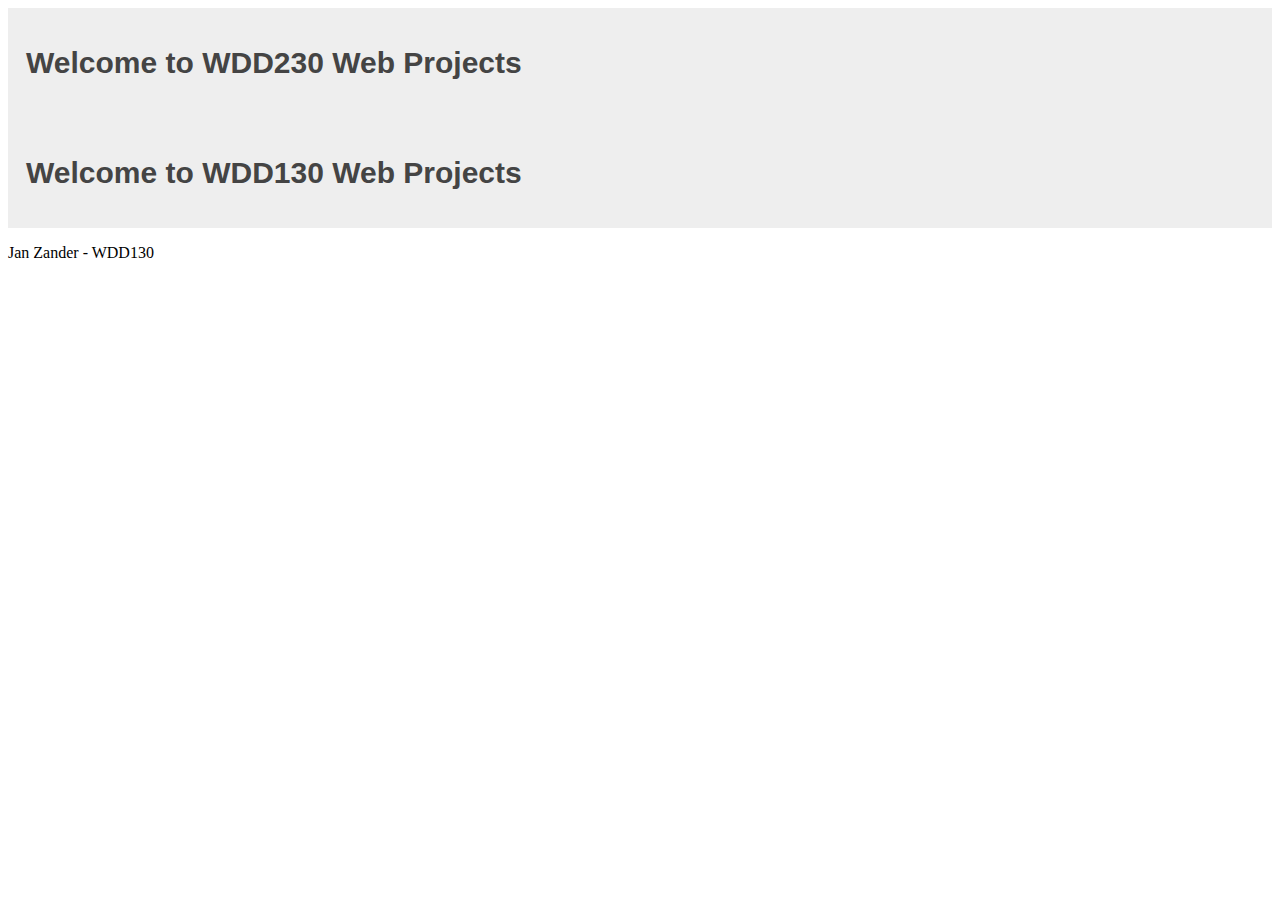
<file: index.html>
<!DOCTYPE html>
<html lang="en">
<head>
    <meta charset="UTF-8">
    <meta http-equiv="X-UA-Compatible" content="IE=edge">
    <meta name="viewport" content="width=device-width, initial-scale=1.0">
    <title>WDD130 Home Page</title>
    <link rel="icon" type="image/x-icon" href="/images/Dark_Mode_Icon.svg">
    <link rel="stylesheet" href="styles/styles.css">
</head>
<body>
    <button class="accordion">
        <h1>Welcome to WDD230 Web Projects</h1>
    </button>
    <div class="panel">
        <div>
            <p>
                These will be all the links for the projects I finished in WDD230.
            </p>
            <a href="aboutme/index.html">About Me Page</a>             
            <a href="wwr/index.html">White Water Rafting Website</a>
            <a href="wwr/site-plan-rafting.html">White Water Rafting Siteplan</a>
            <a href="positioning.html">Positioning Activity</a>
            <a href="https://janzander.me/">Personal Website</a>
            <a href="https://janzander.me/site-plan.html">Personal Siteplan</a>
        </div>
    </div>

    <button class="accordion">
        <h1>Welcome to WDD130 Web Projects</h1>
    </button>
    <div class="panel">
        <div>
            <p>
                These are all the links for the projects I finished in WDD130.
            </p>
            <a href="aboutme/index.html">About Me Page</a>             
            <a href="wwr/index.html">White Water Rafting Website</a>
            <a href="wwr/site-plan-rafting.html">White Water Rafting Siteplan</a>
            <a href="positioning.html">Positioning Activity</a>
            <a href="https://janzander.me/">Personal Website</a>
            <a href="https://janzander.me/site-plan.html">Personal Siteplan</a>
        </div>
    </div>
    <p>Jan Zander - WDD130</p>

    <script>
        var acc = document.getElementsByClassName("accordion");
        var i;
        
        for (i = 0; i < acc.length; i++) {
          acc[i].addEventListener("click", function() {
            this.classList.toggle("active");
            var panel = this.nextElementSibling;
            if (panel.style.display === "block") {
              panel.style.display = "none";
            } else {
              panel.style.display = "block";
            }
          });
        }
        </script>
</body>
</html>
</file>
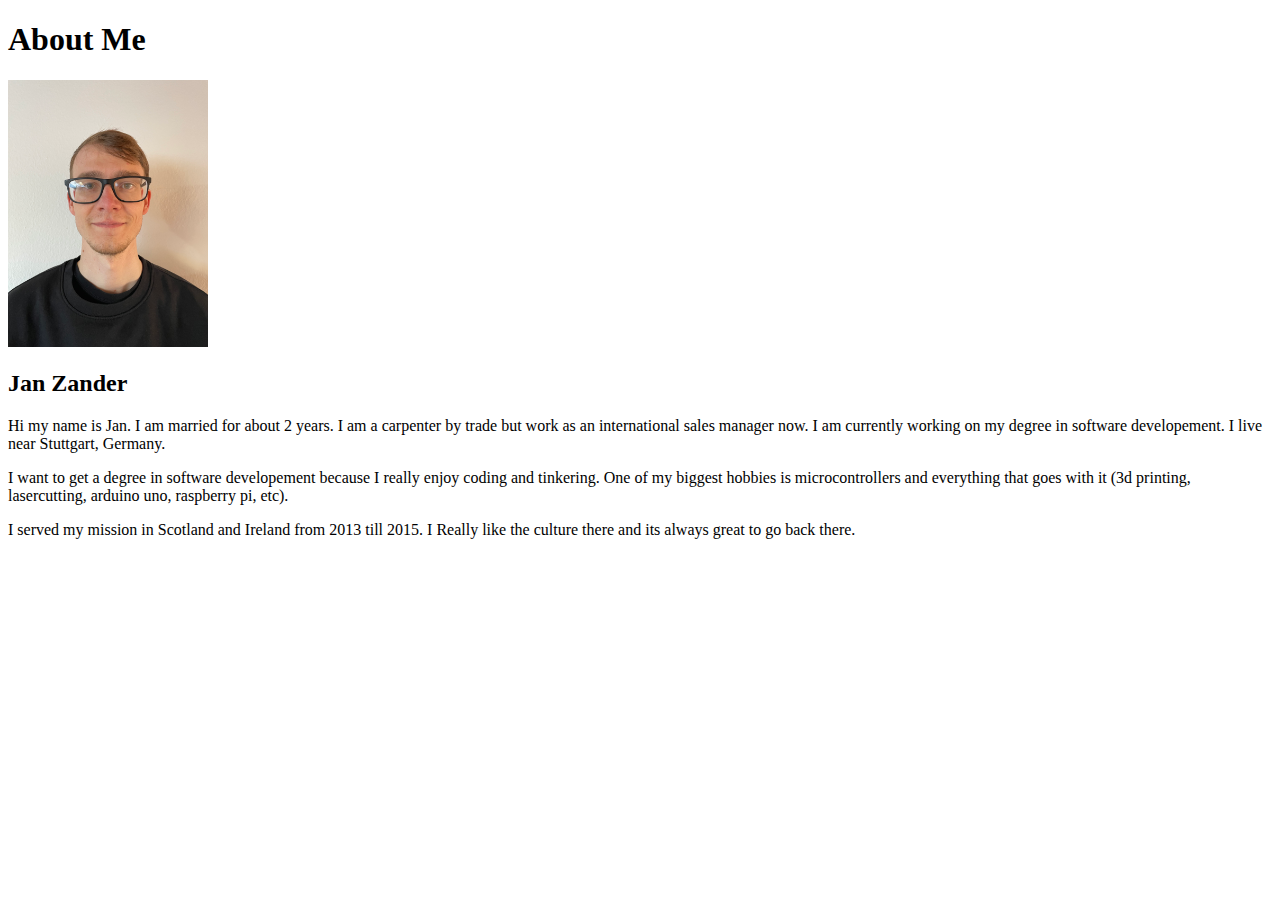
<file: aboutme/index.html>
<!DOCTYPE html>
<html>
    <head>
        <title>About Me (Jan)</title>
    </head>
    <body>
        <h1>About Me</h1>
        <img alt="a picture of me" src="images/IMG_1996.jpeg" style="width:200px;">
        <h2>Jan Zander</h2>
        <p>Hi my name is Jan. I am married for about 2 years. I am a carpenter by trade but work as an international sales manager now. I am currently working on my degree in software developement. I live near Stuttgart, Germany.</p>
        <p>I want to get a degree in software developement because I really enjoy coding and tinkering. One of my biggest hobbies is microcontrollers and everything that goes with it (3d printing, lasercutting, arduino uno, raspberry pi, etc).</p>
        <p>I served my mission in Scotland and Ireland from 2013 till 2015. I Really like the culture there and its always great to go back there.</p>
    </body>
</html>
</file>
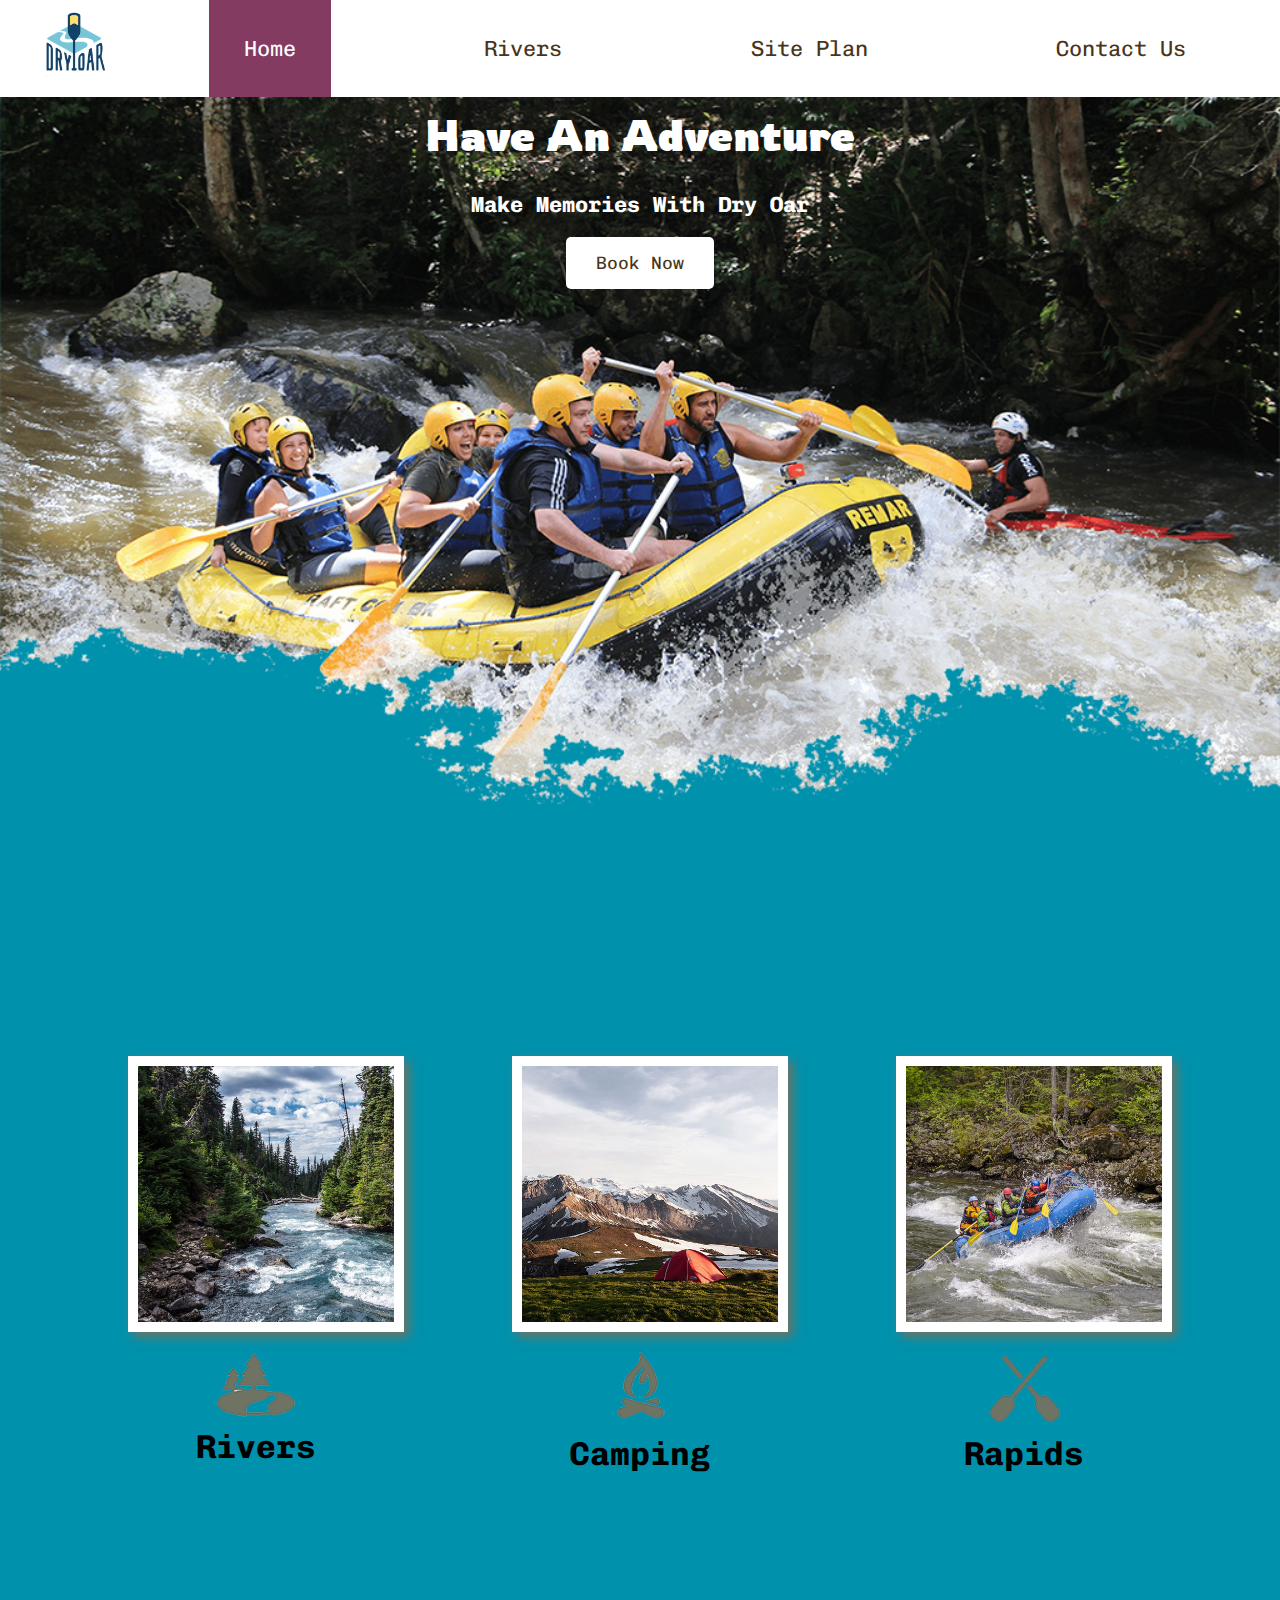
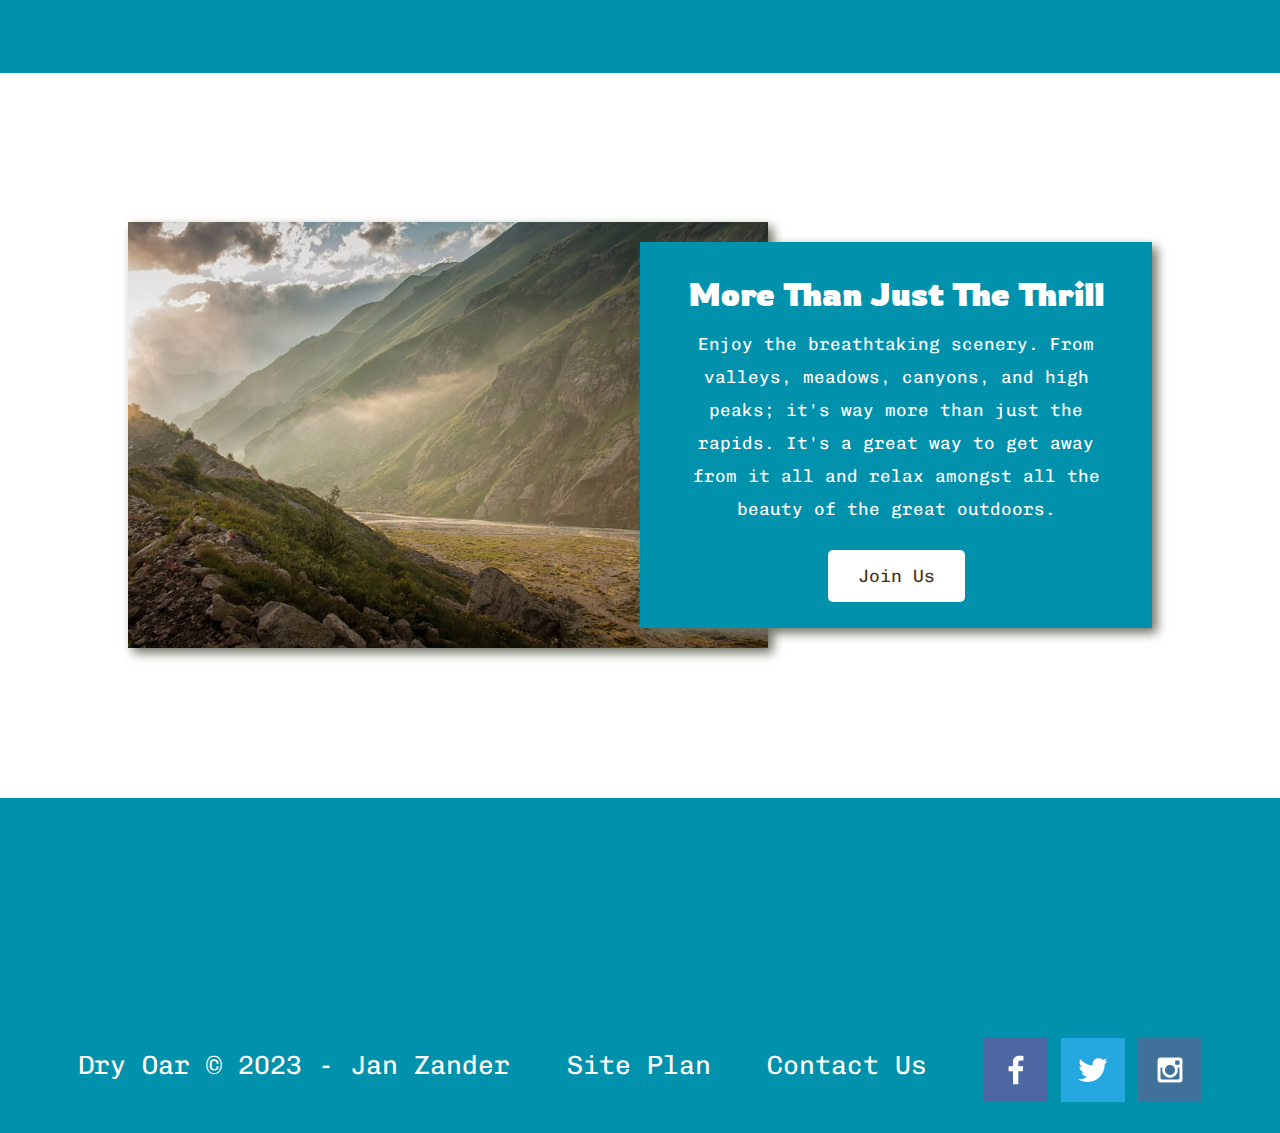
<file: wwr/index.html>
<!DOCTYPE html>
<html lang="en">
<head>
    <meta charset="UTF-8">
    <meta http-equiv="X-UA-Compatible" content="IE=edge">
    <meta name="viewport" content="width=device-width, initial-scale=1.0">
    <title>Whitewater Rafting Vacations | Dry Oar Boating | Home</title>
    <link rel="stylesheet" href="styles/styles.css">
</head>
<body>
    <div id="content">
        <header>
            <a id="logo_link" href="index.html">
                <img class="logo" src="images/logo.png" alt="Dry Oar Logo">
            </a>
            <nav>
                <a id="active_page" href="index.html">Home</a>
                <a href="rivers.html">Rivers</a>
                <a href="site-plan-rafting.html">Site Plan</a>
                <a href="contactus.html">Contact Us</a>
            </nav>
        </header>
        <div id="hero">
            <div id="hero-box">
                <img id="hero-img" src="images/hero.png" alt="people enjoying rafting">
            </div>
            <section id="hero-msg">
                <h1 class="home-title">Have An Adventure</h1>
                <h4>Make Memories With Dry Oar</h4>
                <div class="button-box">
                    <a class="book" href="contactus.html">Book Now</a>
                </div>
            </section>
        </div>
        <main class="home-grid">
            <section class="rivers-card">
                <img class="card-img" src="images/rivers.jpg" alt="River In Forest">
                <img class="icon" src="images/river_icon.png" alt="river icon">
                <h2>Rivers</h2>
            </section>
            <section class="camping-card">
                <img class="card-img" src="images/camping.jpg" alt="Tent In Mountains">
                <img class="icon" src="images/fire_icon.png" alt="fire icon">
                <h2>Camping</h2>
            </section>
            <section class="rapids-card">
                <img class="card-img" src="images/rapids.jpg" alt="Rafting Boat">
                <img class="icon" src="images/oars.png" alt="oars icon">
                <h2>Rapids</h2>
            </section>
            <div id="background"></div>
            <img class="mountains" src="images/mountains.jpg" alt="Misty Mountains">
            <section class="msg">
                <h2>More Than Just The Thrill</h2>
                <p>Enjoy the breathtaking scenery. From valleys, meadows, canyons, and high peaks; it's way more than just the rapids. It's a great way to get away from it all and relax amongst all the beauty of the great outdoors. </p>
                <a class="join" href="rivers.html">Join Us</a>
            </section>
        </main>
        <footer>
            <p>Dry Oar &copy; 2023 - Jan Zander</p>
            <p><a href="site-plan-rafting.html">Site Plan</a></p>
            <p><a href="contactus.html">Contact Us</a></p>
            <div class="social">
                <a href="https://facebook.com" target="_blank">
                    <img src="images/facebook.png" alt="fb icon">
                </a>
                <a href="https://twitter.com" target="_blank">
                    <img src="images/twitter.png" alt="twitter icon">
                </a>
                <a href="https://instagram.com" target="_blank">
                    <img src="images/instagram.png" alt="instagram icon">
                </a>
            </div>
        </footer>
    </div>
</body>
</html>
</file>
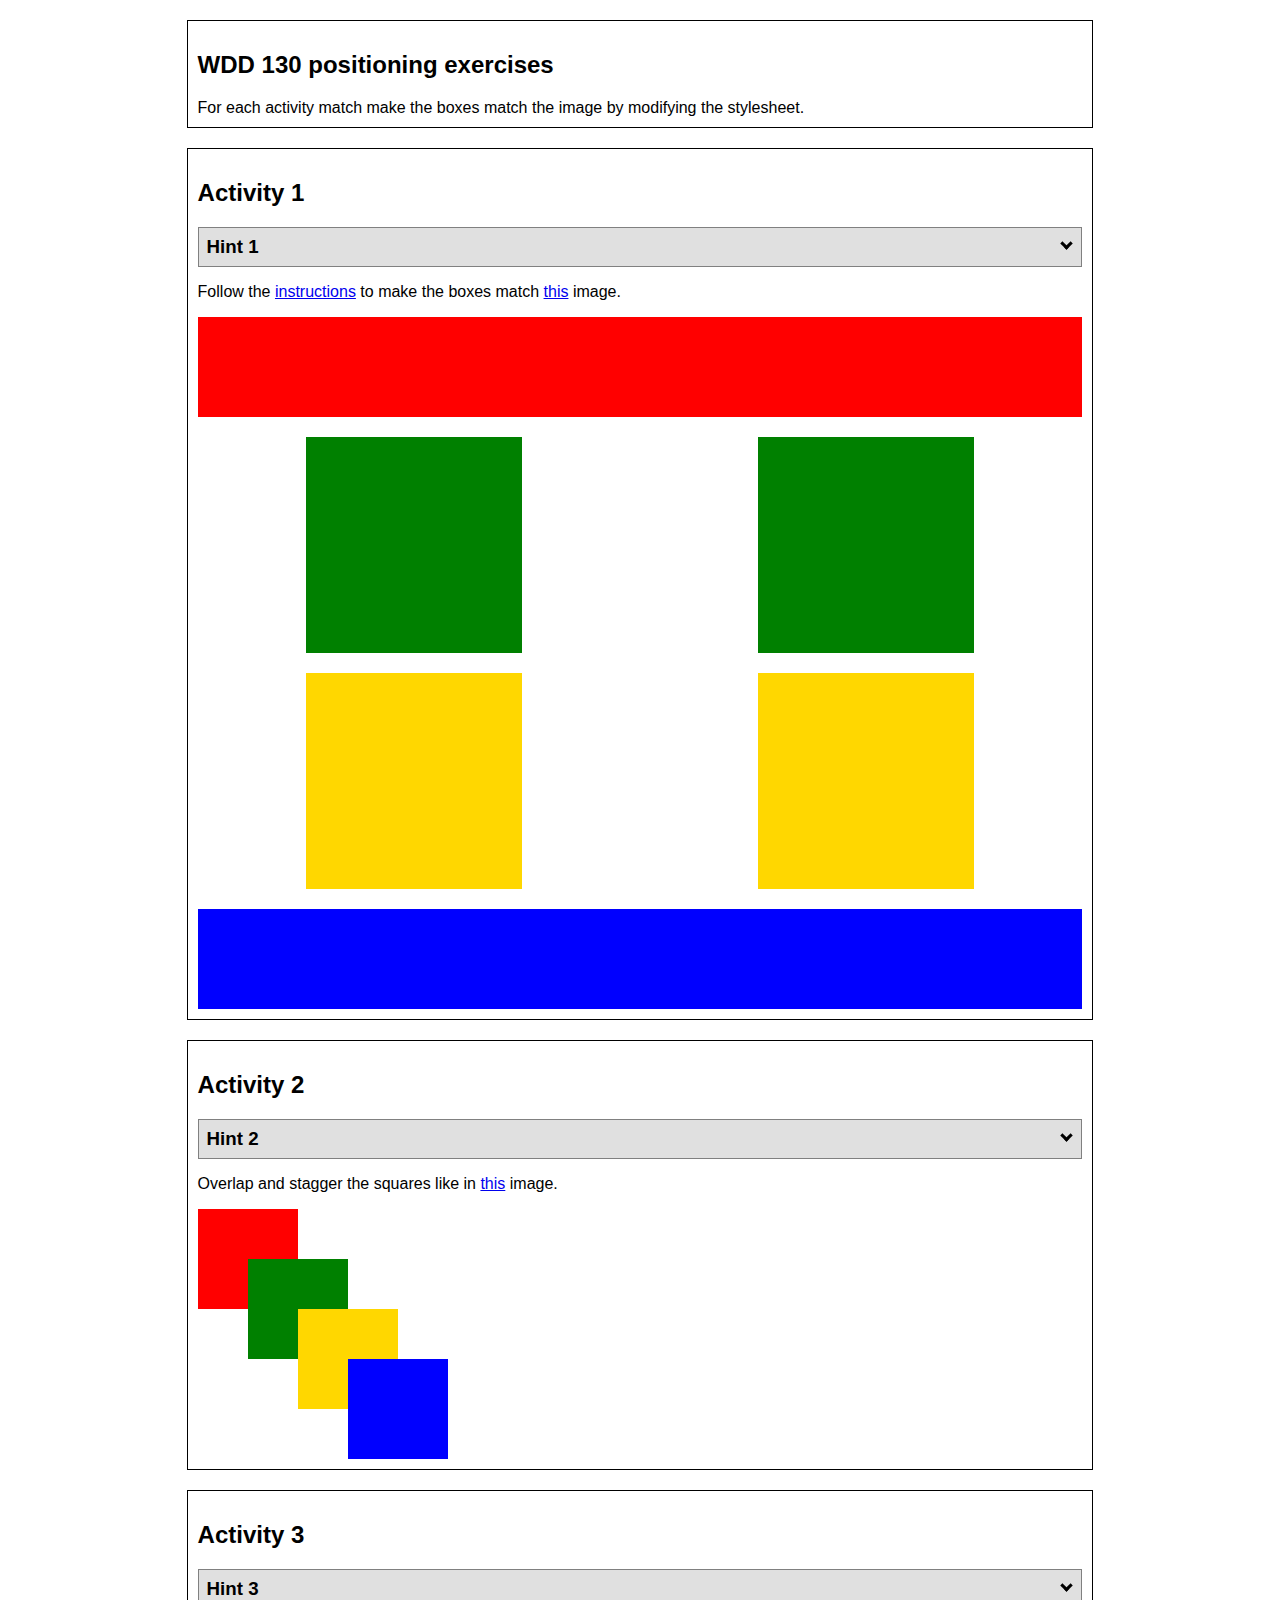
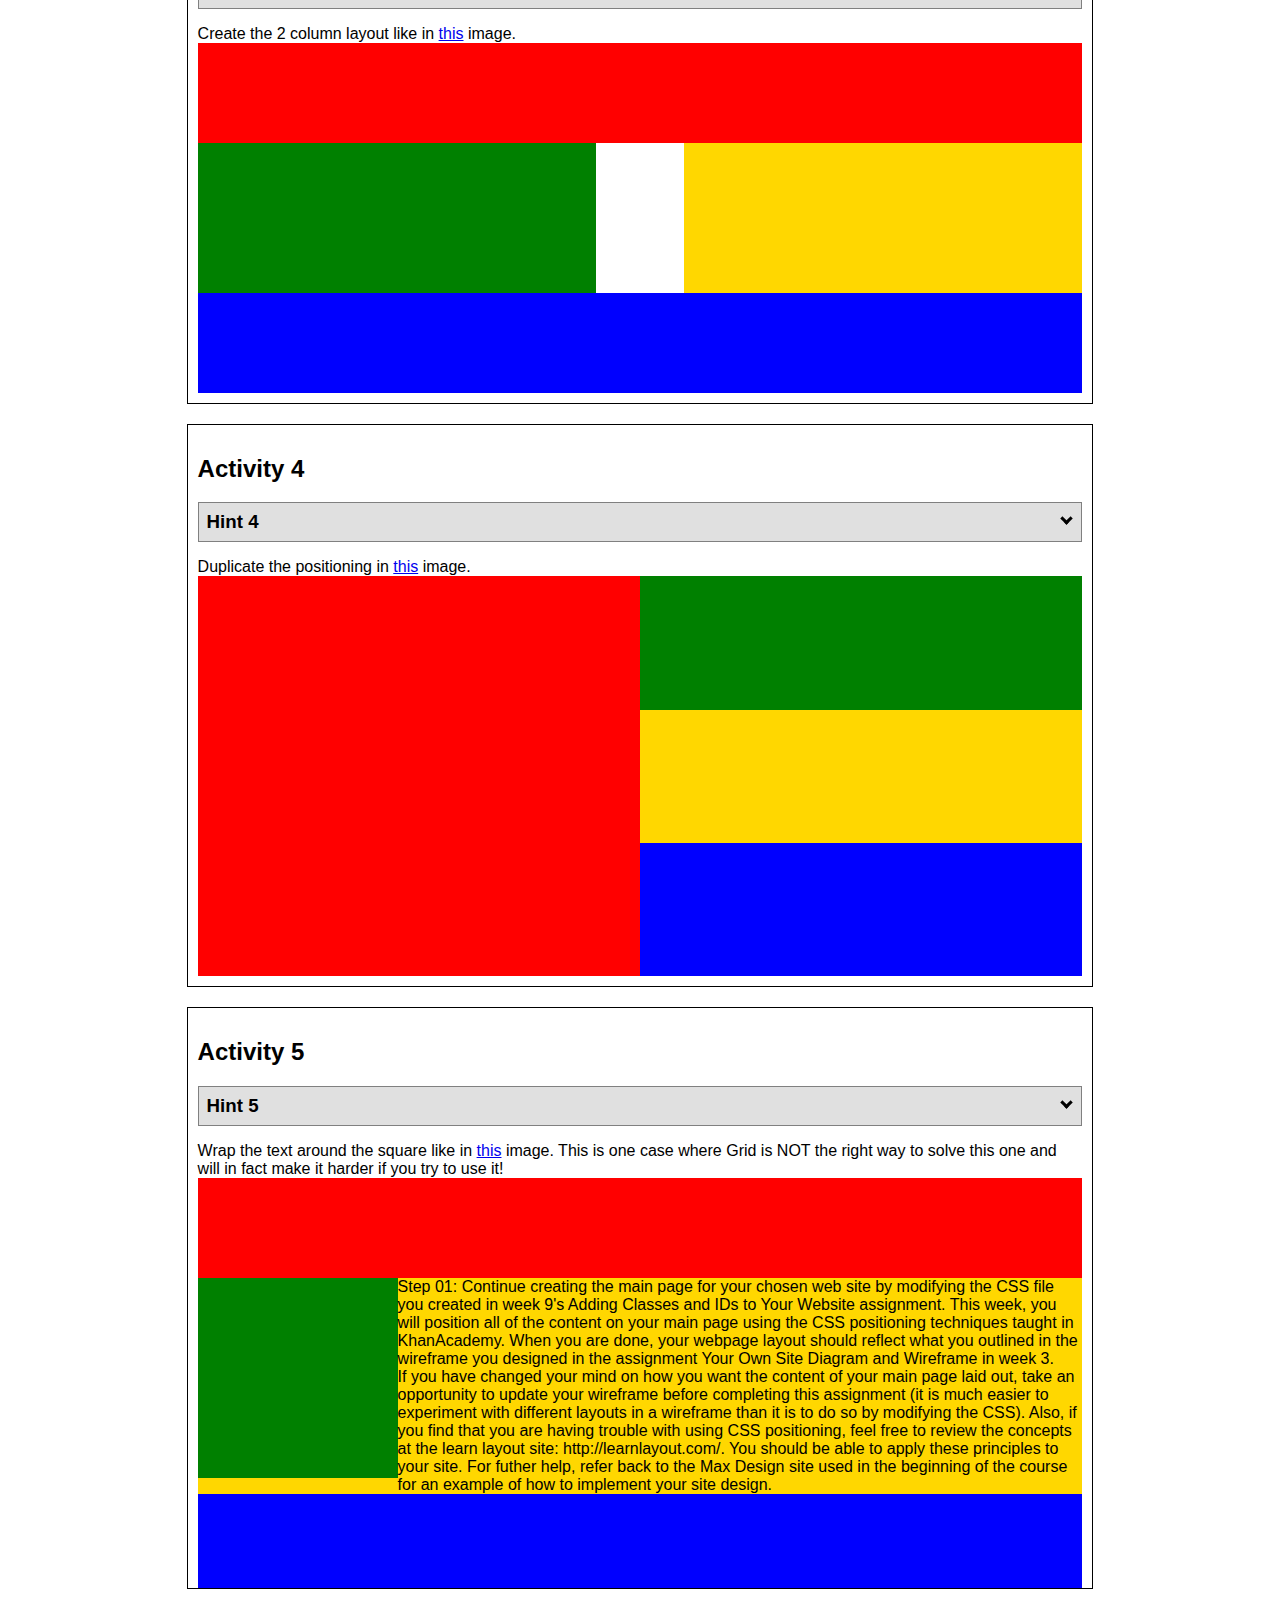
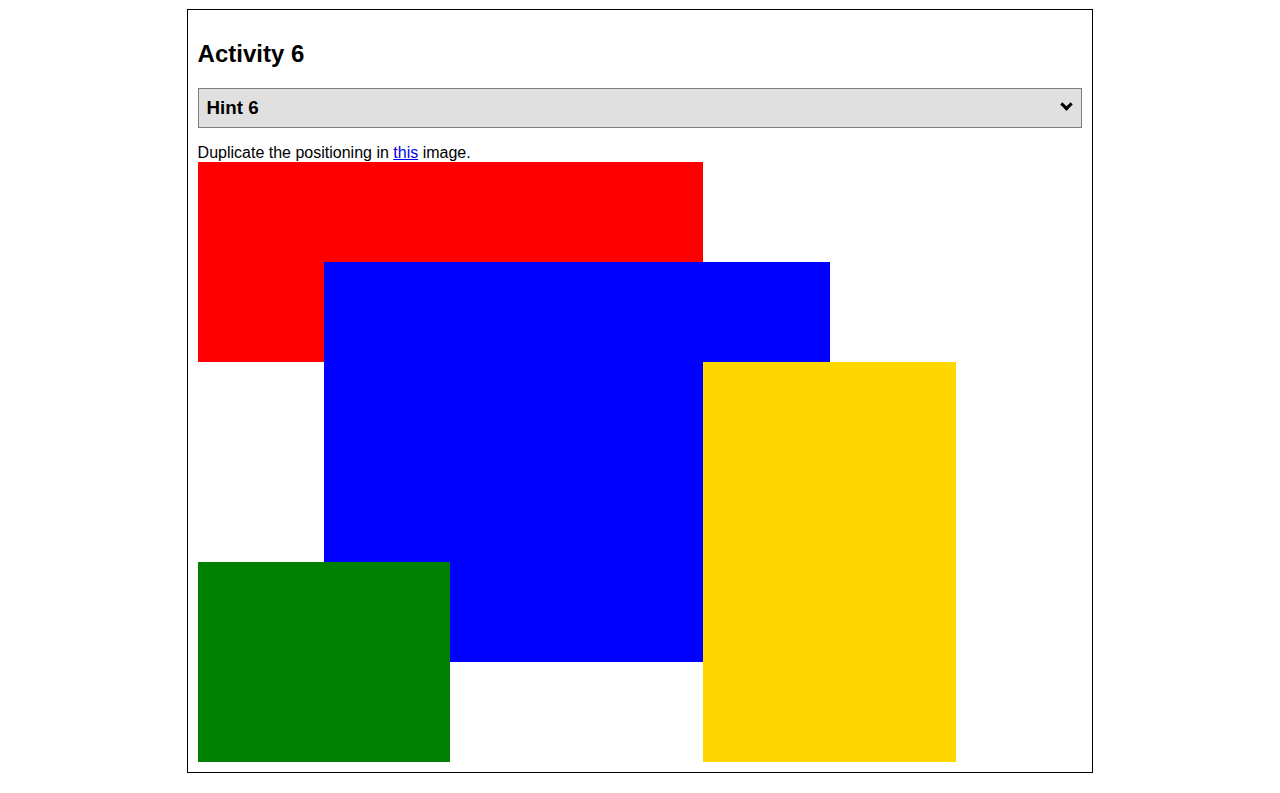
<file: positioning.html>
<!DOCTYPE html>
<html lang="en">
  <head>
    <!-- HTML - Name: positioning.html -->
    <title>Positioning Activity</title>
    <link rel="stylesheet" type="text/css" href="positionstyles.css" />
  </head>
  <body>
    <div class="activity">
      <h2>WDD 130 positioning exercises</h2>
      For each activity match make the boxes match the image by modifying the stylesheet.</div>
    <div class="activity">
      <h2>Activity 1</h2>
      <section class="hint"><input type="checkbox" ><i></i> <h3>Hint 1</h3><div><p>Check out the <a href="https://byui-wdd.github.io/wdd130/activities/w06-css-positioning.html" target="_blank">activity instructions</a> in Ilearn!</p></div></section>
      <p>Follow the <a href="https://byui-wdd.github.io/wdd130/activities/w06-css-positioning.html" target="_blank">instructions</a> to make the boxes match  <a href="https://byui-wdd.github.io/wdd130/images/example1.png" target="_blank">this</a> image.</p>
      <div class="content1" >
        <div class="red1" ></div>
        <div class="green1" ></div>
        <div class="green1" ></div>
        <div class="yellow1"></div>
        <div class="yellow1"></div>
        <div class="blue1"></div>
      </div>
    </div>
    <div class="activity">
      <h2>Activity 2</h2>
      <section class="hint"><input type="checkbox" > <h3>Hint 2</h3><i></i><div>
      <ul>
      <li>grid-template-columns: 50px 50px 50px 50px 50px </li></ul></div></section>
      <p>Overlap and stagger the squares like in <a href="https://byui-wdd.github.io/wdd130/images/example2.png" target="_blank">this</a> image.</p>
      <div class="content2" >
        <div class="red2" ></div>
        <div class="green2" ></div>
        <div class="yellow2"></div>
        <div class="blue2"></div>
      </div>
    </div>
    <div class="activity">
      <h2>Activity 3</h2>
      <section class="hint"><input type="checkbox" > <h3>Hint 3</h3><i></i><div><p>This one is going to be best solved with CSS Grid. Remember to make the boxes the right width first...then start moving them around. </p><h4>Properties used:</h4><ul><li>display:grid;</li><li>grid-template-columns:</li><li>grid-column-gap:</li>
        <li>grid-column:</li>  </ul></div></section>
      Create the 2 column layout like in <a href="https://byui-wdd.github.io/wdd130/images/example3.png" target="_blank">this</a>  image.
      <div class="content3" >
        <div class="red3" ></div>
        <div class="green3" ></div>
        <div class="yellow3"></div>
        <div class="blue3"></div>
      </div>
    </div>
    <div class="activity">
      <h2>Activity 4</h2>
      <section class="hint"><input type="checkbox" > <h3>Hint 4</h3><i></i><div><p>For the others we have been primarily concerned with width. For this one you will need to adjust height as well. </p><h4>Properties used:</h4><ul><li>display:grid;</li><li>grid-template-columns:</li><li>grid-row:</li></ul></div></section>
      Duplicate the positioning in <a href="https://byui-wdd.github.io/wdd130/images/example4.png" target="_blank">this</a> image. 
      <div class="content4" >
        <div class="red4" ></div>
        <div class="green4" ></div>
        <div class="yellow4"></div>
        <div class="blue4"></div>
      </div>
    </div>

    <div class="activity">
      <h2>Activity 5</h2>
      <section class="hint"><input type="checkbox" > <h3>Hint 5</h3><i></i><div><p>Grid is <strong>not</strong> the right way to do this.  In fact there is only one way to really do that...and that is with float. Remember that we float the thing we want the text to wrap around.  Also remember to start by making all the shapes the right size and shape.</p><h4>Properties used:</h4><ul><li>float: left;</li></ul></div></section>
      Wrap the text around the square like in <a href="https://byui-wdd.github.io/wdd130/images/example5.png" target="_blank">this</a> image. This is one case where Grid is NOT the right way to solve this one and will in fact make it harder if you try to use it!
      <div class="content5" >
        <div class="red5" ></div>
        <div class="green5" ></div>
        <div class="yellow5">Step 01: Continue creating the main page for your chosen web site by modifying the CSS file you created in week 9's Adding Classes and IDs to Your Website assignment. This week, you will position all of the content on your main page using the CSS positioning techniques taught in KhanAcademy. When you are done, your webpage layout should reflect what you outlined in the wireframe you designed in the assignment Your Own Site Diagram and Wireframe in week 3. <br />
          If you have changed your mind on how you want the content of your main page laid out, take an opportunity to update your wireframe before completing this assignment (it is much easier to experiment with different layouts in a wireframe than it is to do so by modifying the CSS). Also, if you find that you are having trouble with using CSS positioning, feel free to review the concepts at the learn layout site: http://learnlayout.com/. You should be able to apply these principles to your site. For futher help, refer back to the Max Design site used in the beginning of the course for an example of how to implement your site design.</div>
        <div class="blue5"></div>
      </div>
    </div>
    <div class="activity">
      <h2>Activity 6</h2>
      <section class="hint"><input type="checkbox" > <h3>Hint 6</h3><i></i><div><p>This one is all about visualizing the grid behind the layout. If you are having a hard time doing that first: all the sizes are even multiples of 100, and second here is another example with the lines drawn: <a href="https://byui-wdd.github.io/wdd130/images/example6-hint.png" target="_blank">example 6 with lines</a>. For this one you will find it easiest if you use px for the column width. You can also use <kbd>z-index</kbd> to control the element layering.    </p><h4>Properties used:</h4><ul><li>display:grid;</li><li>grid-template-columns:</li><li>grid-column:</li><li>grid-row:</li><li><a href="https://www.w3schools.com/cssref/pr_pos_z-index.asp" target="_blank">z-index:</a></li></ul></div></section>
      Duplicate the positioning in <a href="https://byui-wdd.github.io/wdd130/images/example6.png" target="_blank">this</a> image.
      <div class="content6" >
        <div class="red6" ></div>
        <div class="green6" ></div>
        <div class="yellow6"></div>
        <div class="blue6"></div>
      </div>
    </div>
  </body>
</html>
</file>
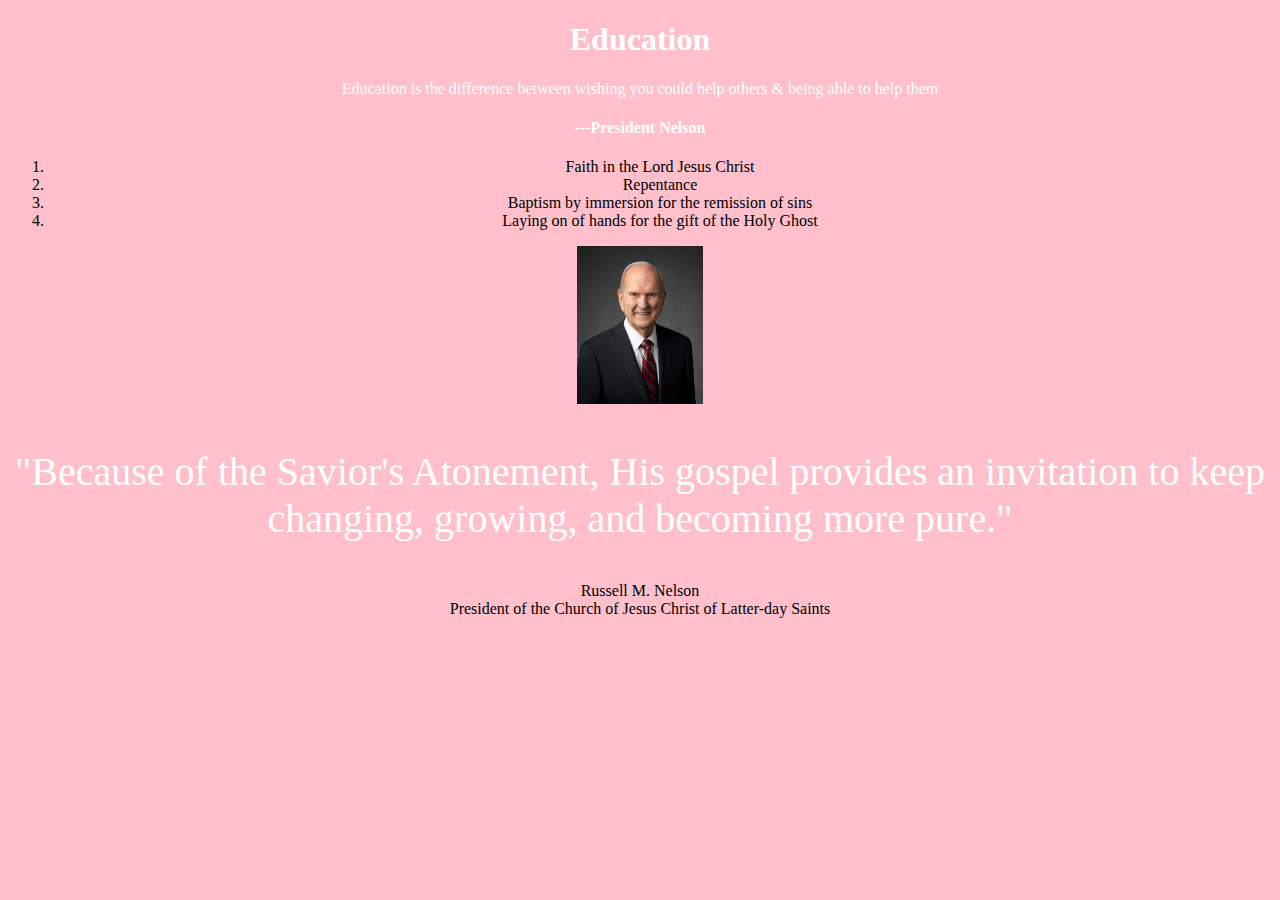
<file: challenge/challenge.html>
<!DOCTYPE html>
<html lang="en">
<head>
    <meta charset="UTF-8">
    <meta http-equiv="X-UA-Compatible" content="IE=edge">
    <meta name="viewport" content="width=device-width, initial-scale=1.0">
    <title>Education</title>
    <link rel="stylesheet" href="styles/styles.css">
</head>
<body>
    <h1>Education</h1>
    <p>Education is the difference between wishing you could help others & being able to help them</p>
    <h4>---President Nelson</h4>
    <ol>
        <li>Faith in the Lord Jesus Christ</li>
        <li>Repentance</li>
        <li>Baptism by immersion for the remission of sins</li>
        <li>Laying on of hands for the gift of the Holy Ghost</li>
    </ol>
    <img id="portrait" src="images/russell_nelson_official_portrait_2018.jpeg" alt="Russel">
    <p class="bigger-text">"Because of the Savior's Atonement, His gospel provides an invitation to keep changing, growing, and becoming more pure."</p>
    <p id="quote">Russell M. Nelson<br>President of the Church of Jesus Christ of Latter-day Saints</p>
</body>
</html>
</file>
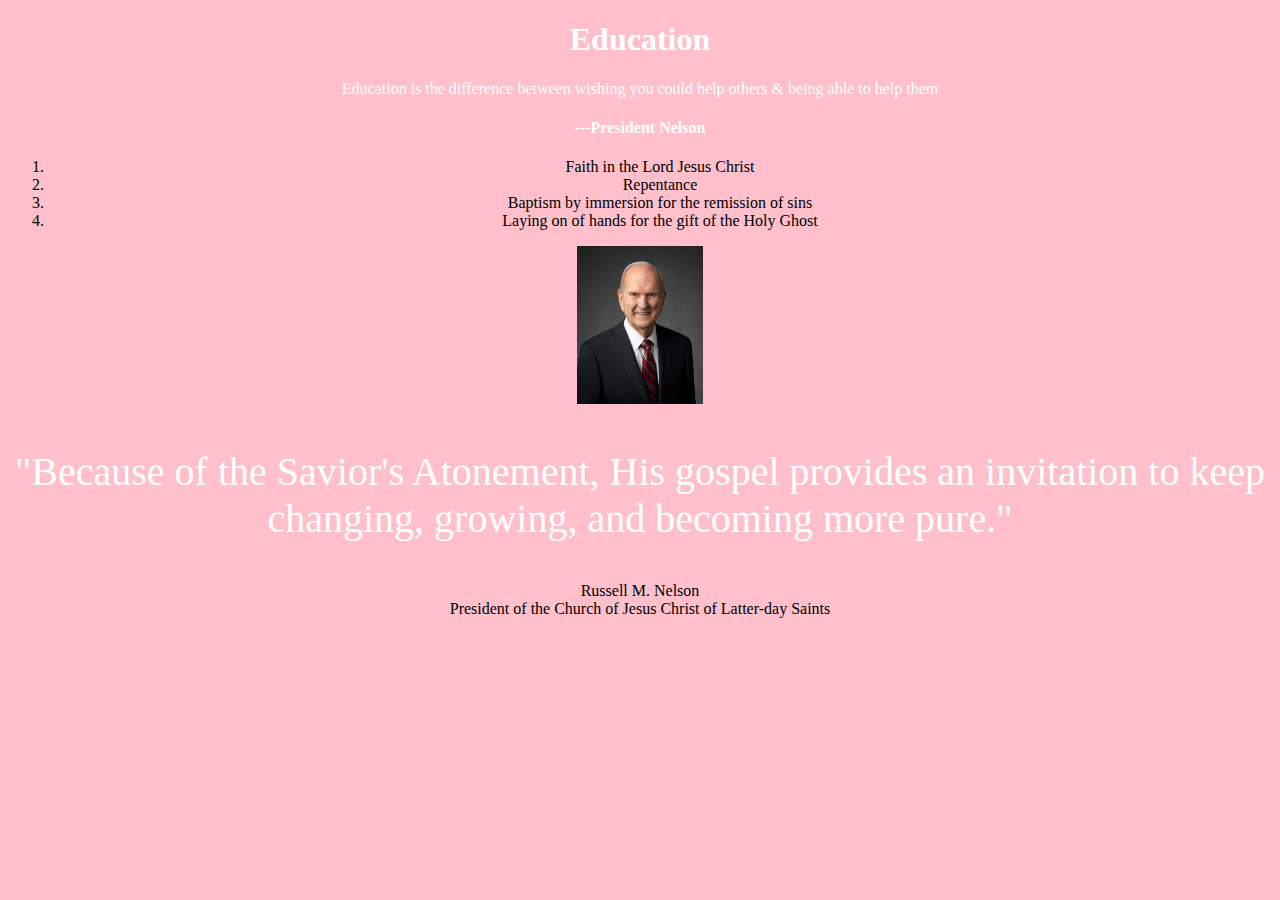
<file: challenge/challenge1.html>
<!DOCTYPE html>
<html lang="en">
<head>
    <meta charset="UTF-8">
    <meta http-equiv="X-UA-Compatible" content="IE=edge">
    <meta name="viewport" content="width=device-width, initial-scale=1.0">
    <title>Education</title>
    <link rel="stylesheet" href="styles/styles1.css">
</head>
<body>
    <h1>Education</h1>
    <p>Education is the difference between wishing you could help others & being able to help them</p>
    <h4>---President Nelson</h4>
    <ol>
        <li>Faith in the Lord Jesus Christ</li>
        <li>Repentance</li>
        <li>Baptism by immersion for the remission of sins</li>
        <li>Laying on of hands for the gift of the Holy Ghost</li>
    </ol>
    <img id="portrait" src="images/russell_nelson_official_portrait_2018.jpeg" alt="Russel">
    <p class="bigger-text">"Because of the Savior's Atonement, His gospel provides an invitation to keep changing, growing, and becoming more pure."</p>
    <p id="quote">Russell M. Nelson<br>President of the Church of Jesus Christ of Latter-day Saints</p>
</body>
</html>
</file>
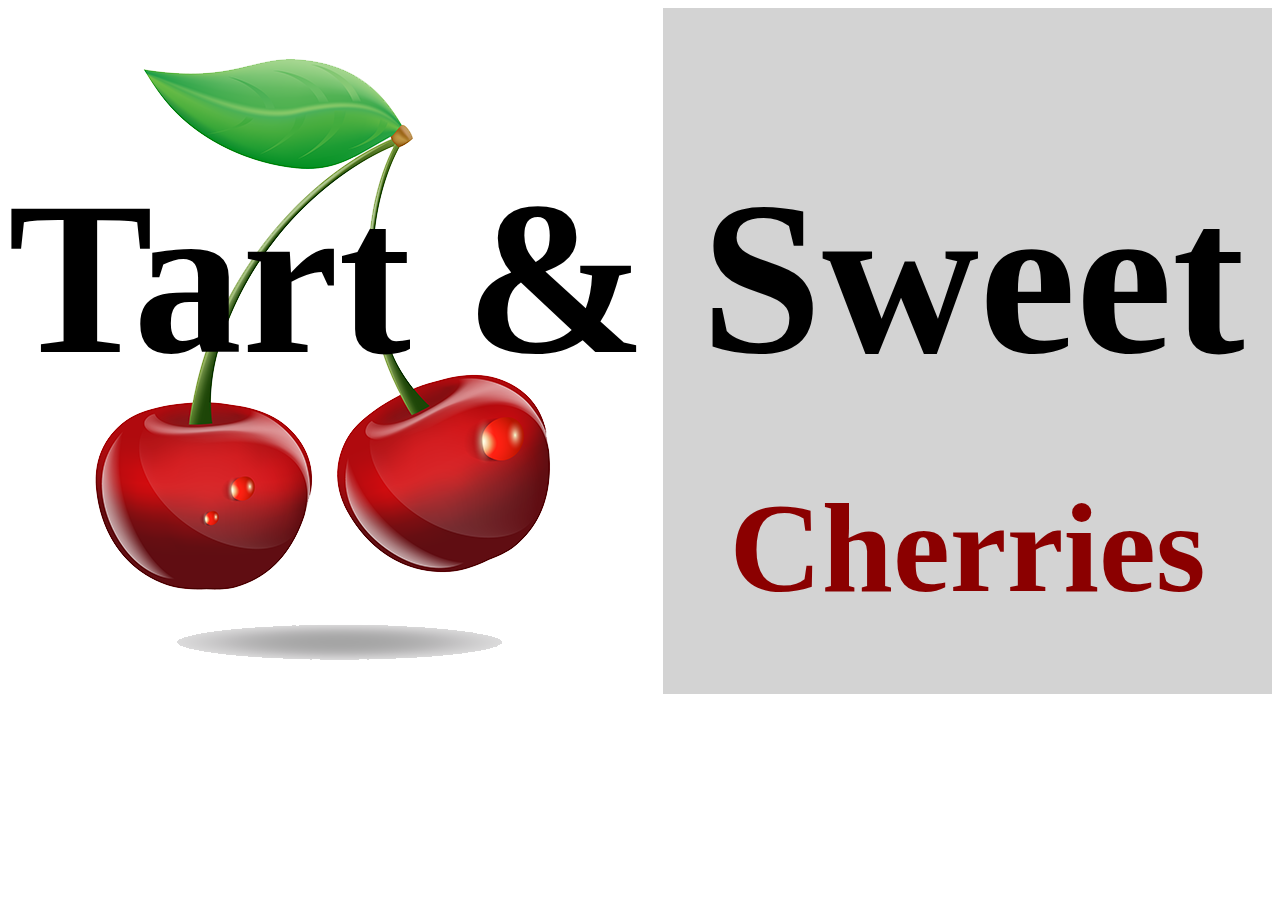
<file: challenge/challenge2.html>
<!DOCTYPE html>
<html lang="en">
<head>
    <meta charset="UTF-8">
    <meta http-equiv="X-UA-Compatible" content="IE=edge">
    <meta name="viewport" content="width=device-width, initial-scale=1.0">
    <title>challenge2</title>
    <link rel="stylesheet" href="styles/styles2.css">
</head>
<body>
    <div class="home-grid">
        <h1>Tart & Sweet</h1>
        <img src="images/w06_cherries.png" alt="cherries">
        <div id="grey-box">
        </div>
        <h2>Cherries</h2>
    </div>
    
</body>
</html>
</file>
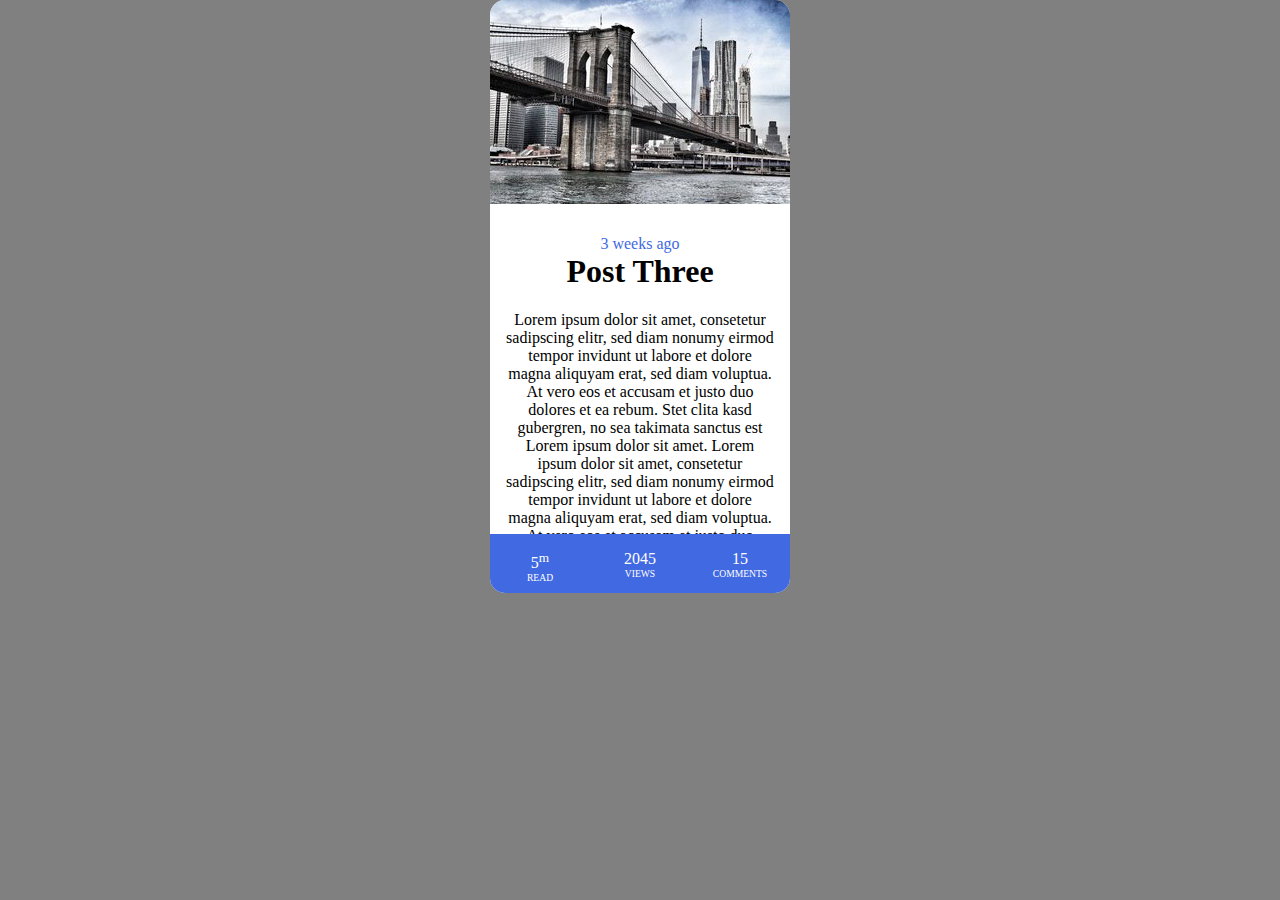
<file: challenge/challenge3(week8).html>
<!DOCTYPE html>
<html lang="en">
<head>
    <meta charset="UTF-8">
    <meta http-equiv="X-UA-Compatible" content="IE=edge">
    <meta name="viewport" content="width=device-width, initial-scale=1.0">
    <link type="text/css" rel="stylesheet" href="styles/styles3(week8).css">
    <title>Card</title>
</head>
<body>
    <div class="card">
        <img class="hero_img" src="images/w09_ice_img.jpg" alt="ice">
        <div class="text_box">
            <p class="time">3 weeks ago</p>
            <h1>Post Three</h1>
            <p class="content">Lorem ipsum dolor sit amet, consetetur sadipscing elitr, sed diam nonumy eirmod tempor invidunt ut labore et dolore magna aliquyam erat, sed diam voluptua. At vero eos et accusam et justo duo dolores et ea rebum. Stet clita kasd gubergren, no sea takimata sanctus est Lorem ipsum dolor sit amet. Lorem ipsum dolor sit amet, consetetur sadipscing elitr, sed diam nonumy eirmod tempor invidunt ut labore et dolore magna aliquyam erat, sed diam voluptua. At vero eos et accusam et justo duo dolores et ea rebum. Stet clita kasd gubergren, no sea takimata sanctus est Lorem ipsum dolor sit amet.</p>
        </div>
        <div class="duration">
            <p class="amount">5<sup>m</sup></p>
            <p class="description">READ</p>
        </div>
        <div class="views">
            <p class="amount">2045</p>
            <p class="description">VIEWS</p>
        </div>
        <div class="comments">
            <p class="amount">15</p>
            <p class="description">COMMENTS</p>
        </div>
    </div>
</body>
</html>
</file>
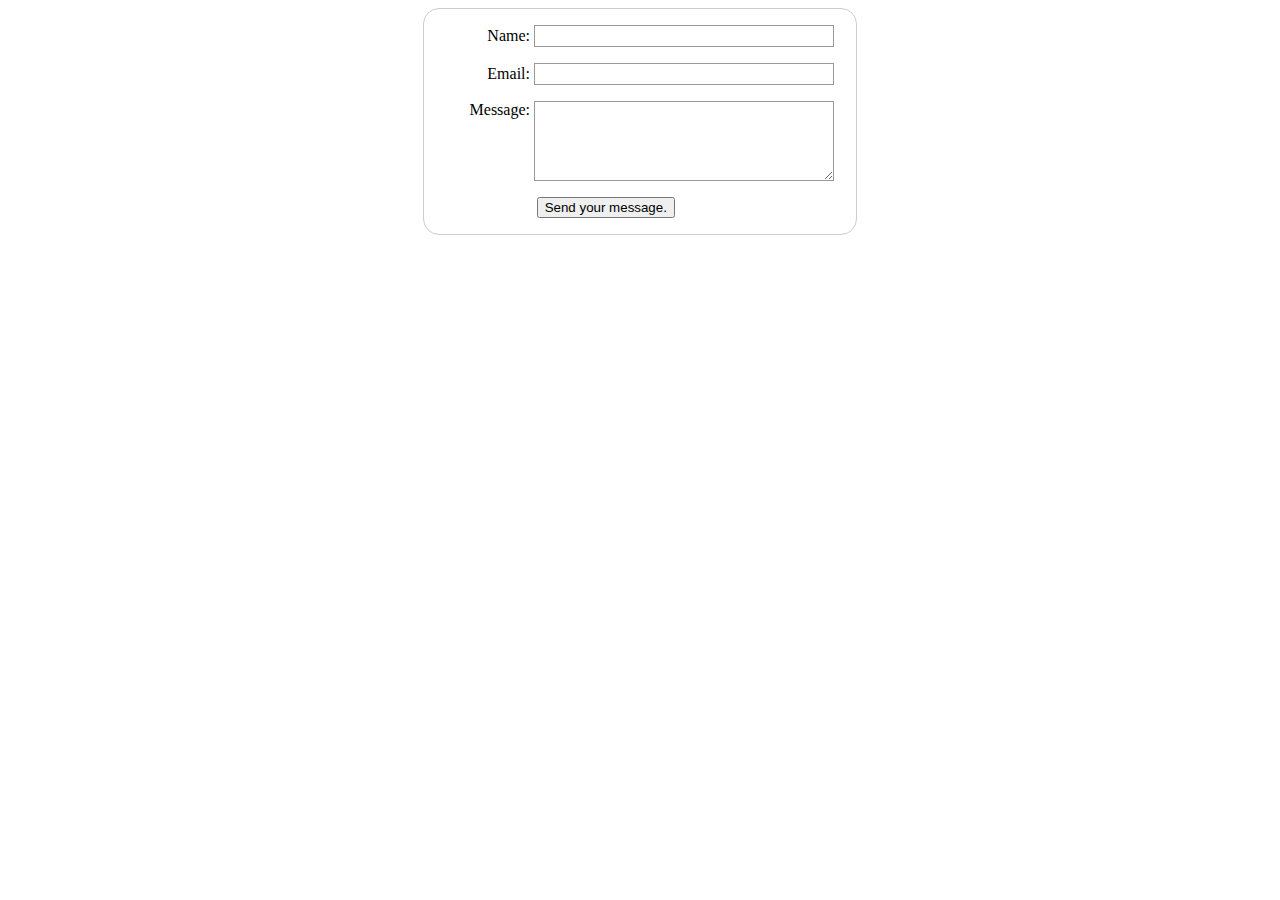
<file: challenge/forms.html>
<!DOCTYPE html>
<html lang="en-US">
  <head>
    <meta charset="utf-8">
    <meta name="viewport" content="width=device-width">
    <title>My test page</title>
    <link rel="stylesheet" href="styles/forms.css">
  </head>
  <body>
    <form action="/my-handling-form-page" method="post">
        <ul>
            <li>
                <label for="name">Name:</label>
                <input type="text" id="name" name="user_name" />
            </li>
            <li>
                <label for="mail">Email:</label>
                <input type="email" id="mail" name="user_email" />
            </li>
            <li>
                <label for="msg">Message:</label>
                <textarea id="msg" name="user_msg"></textarea>
            </li>
            <li class="button">
                <button type="submit">Send your message.</button>
            </li>
        </ul>
    </form>
  </body>
</html>
</file>
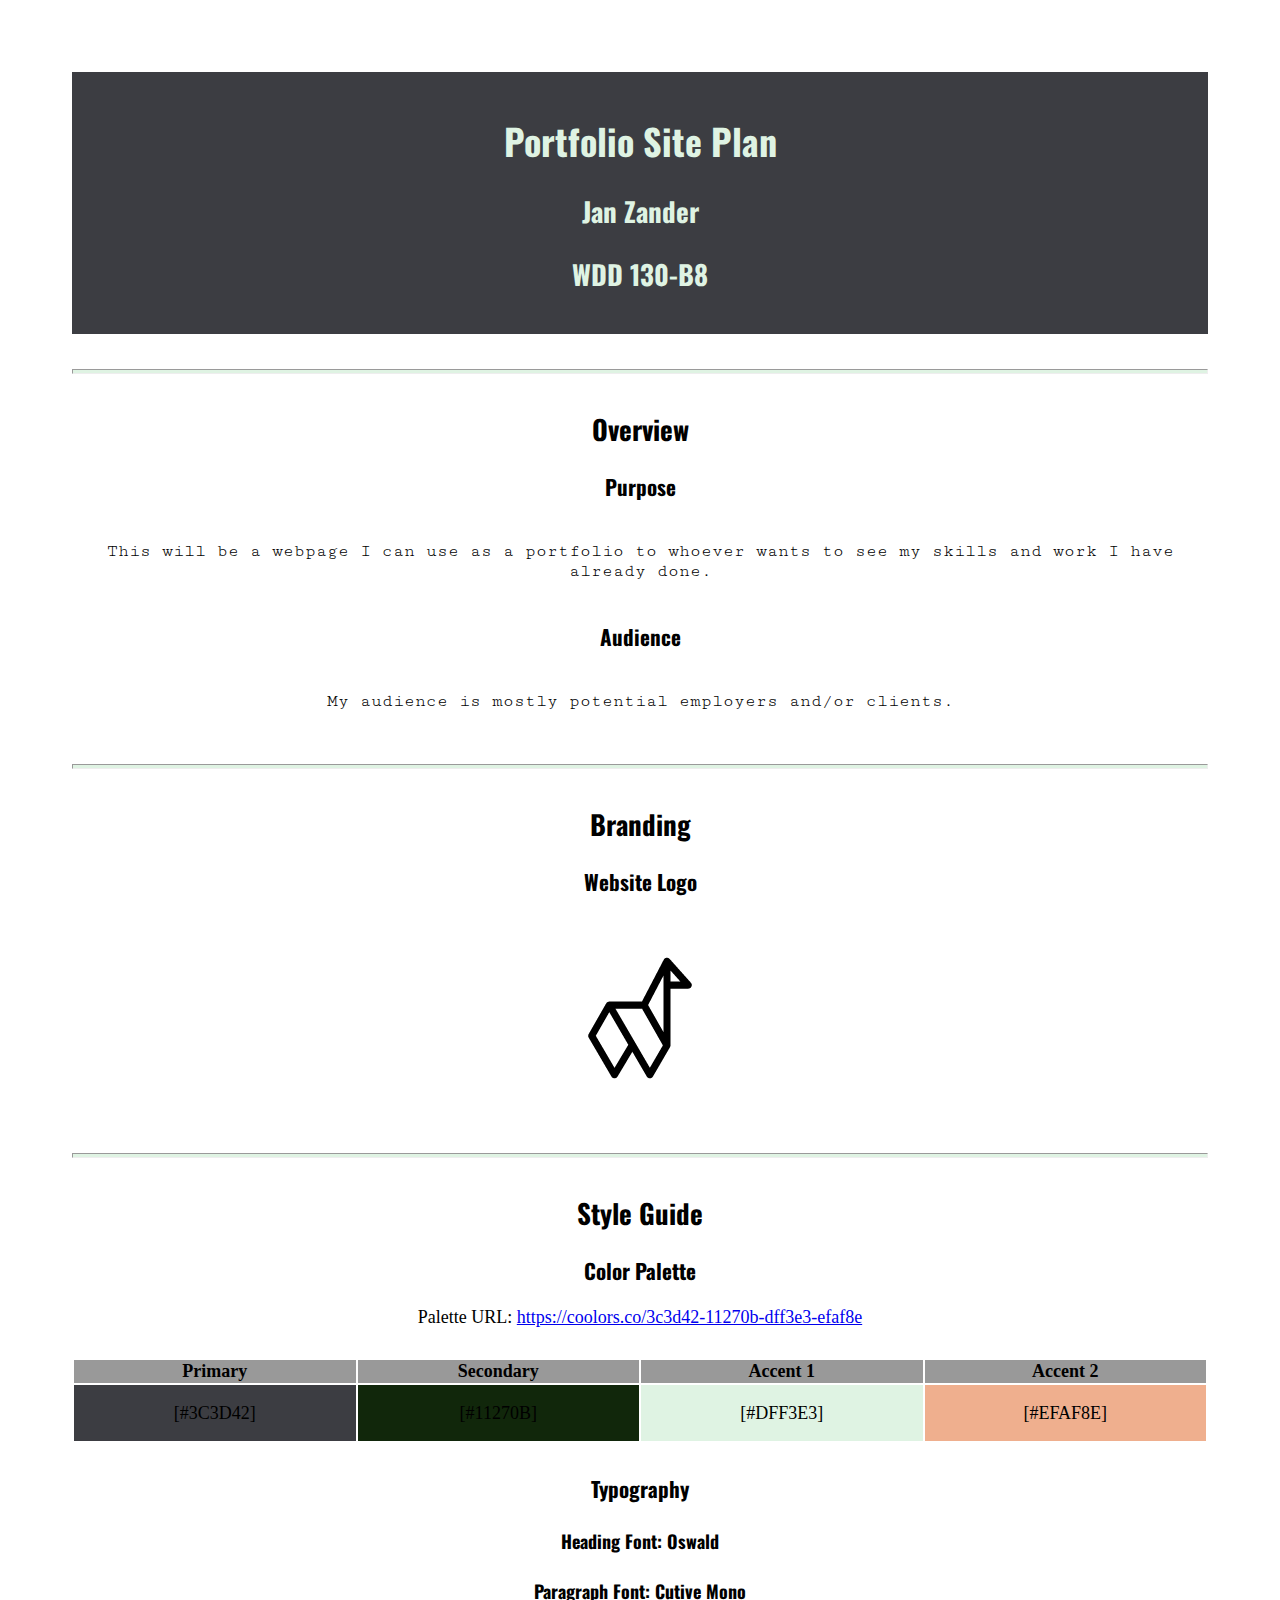
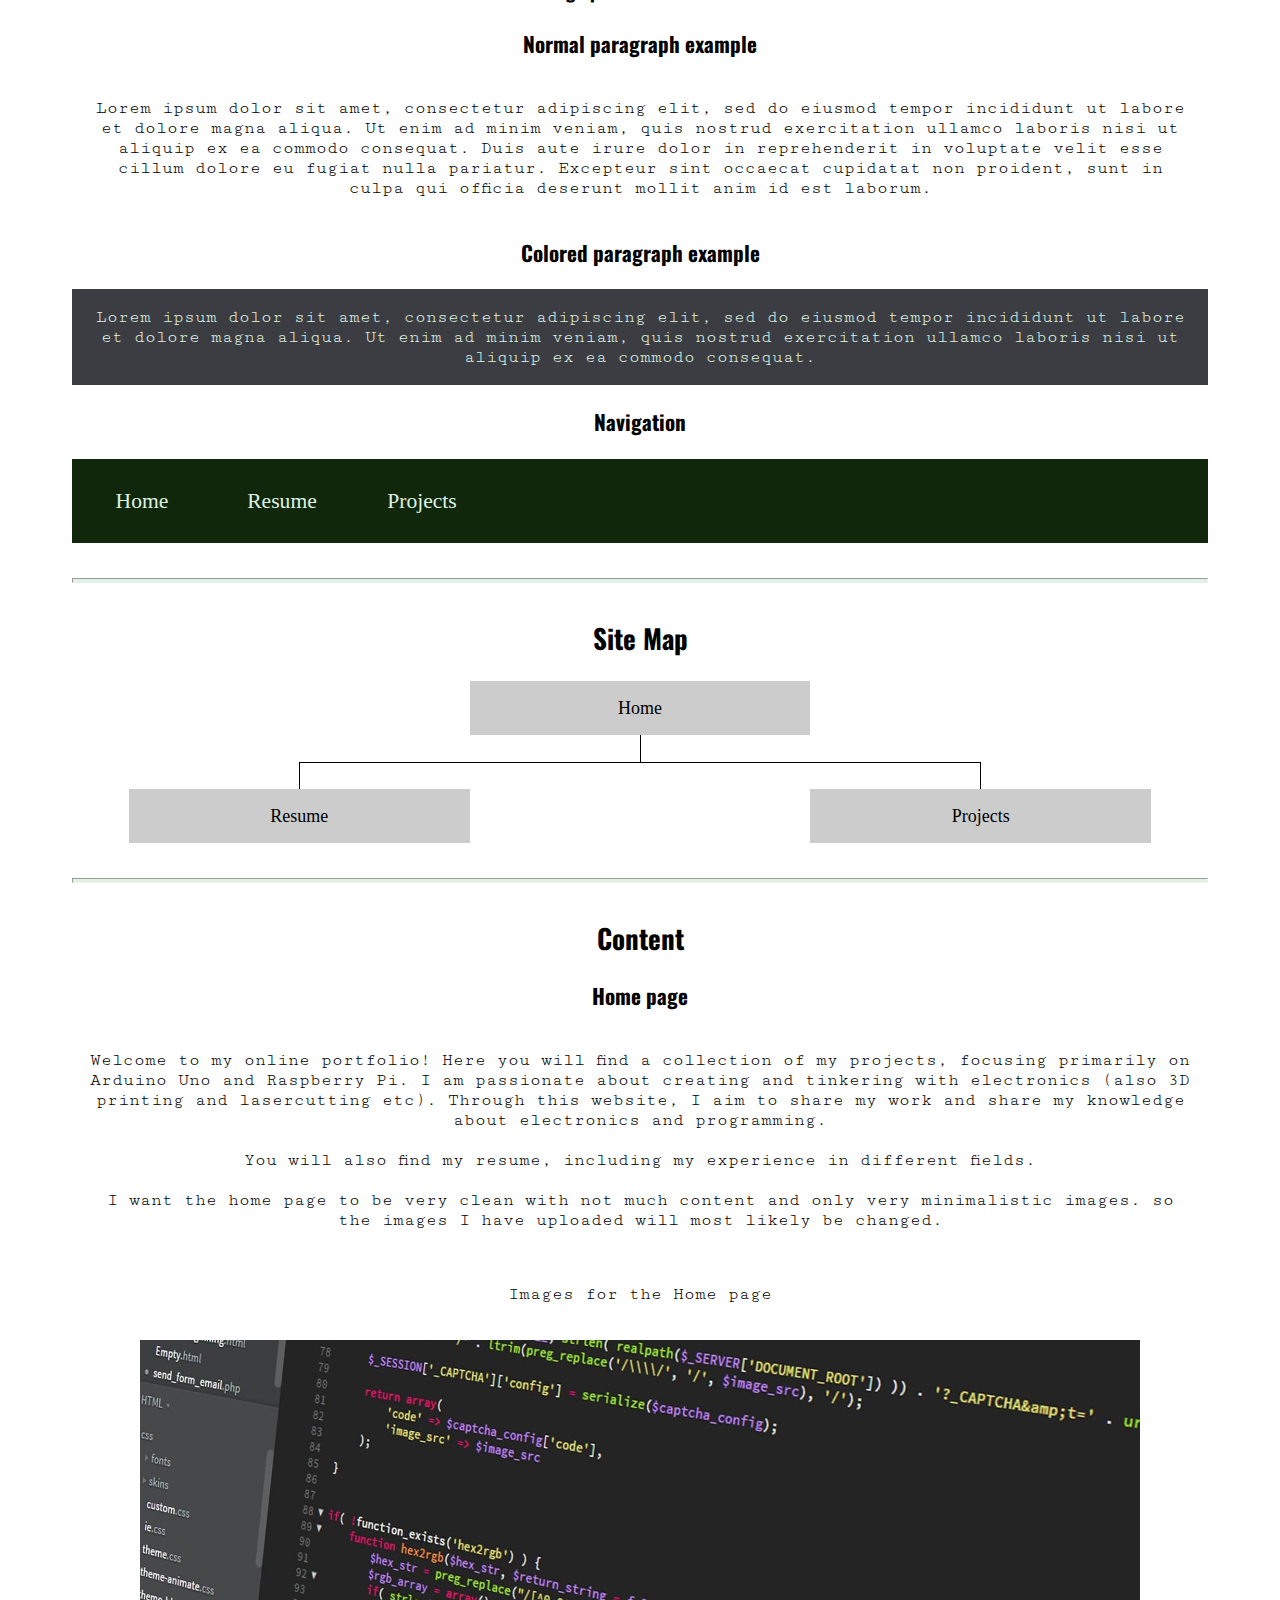
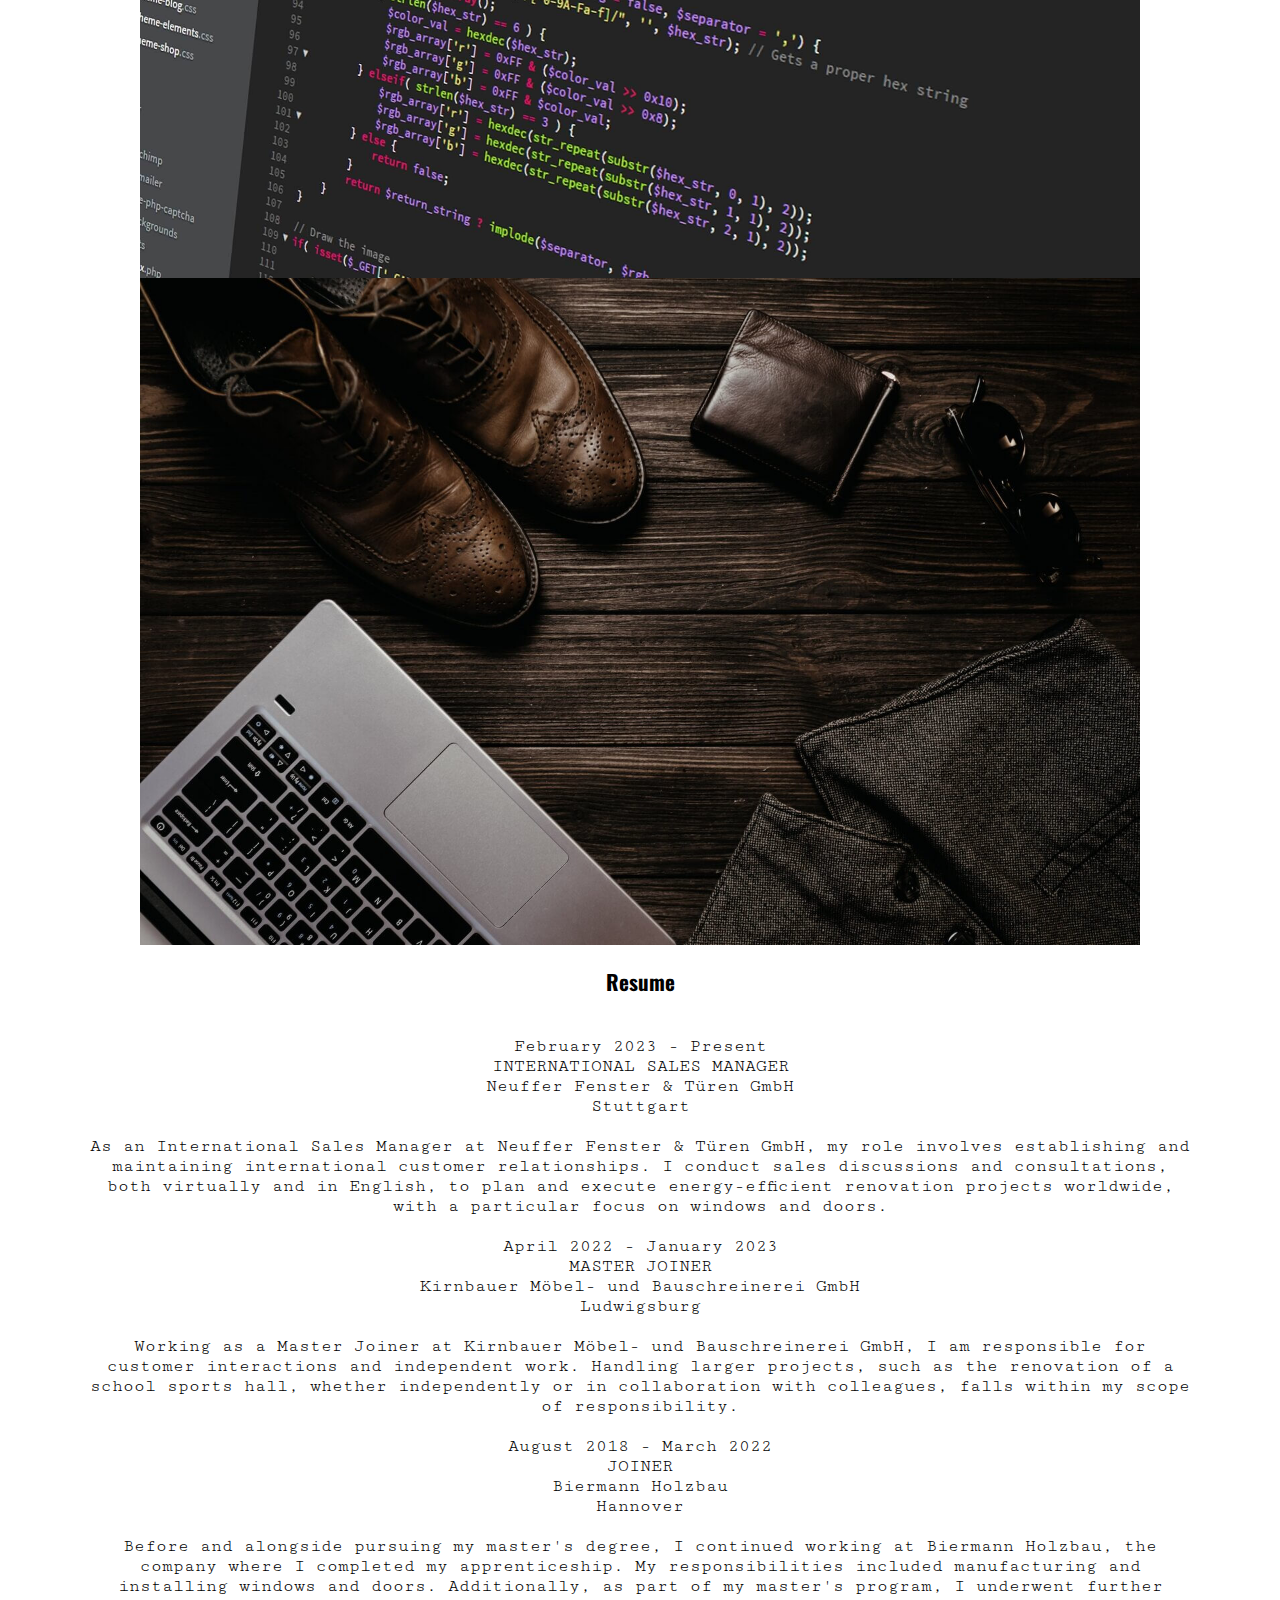
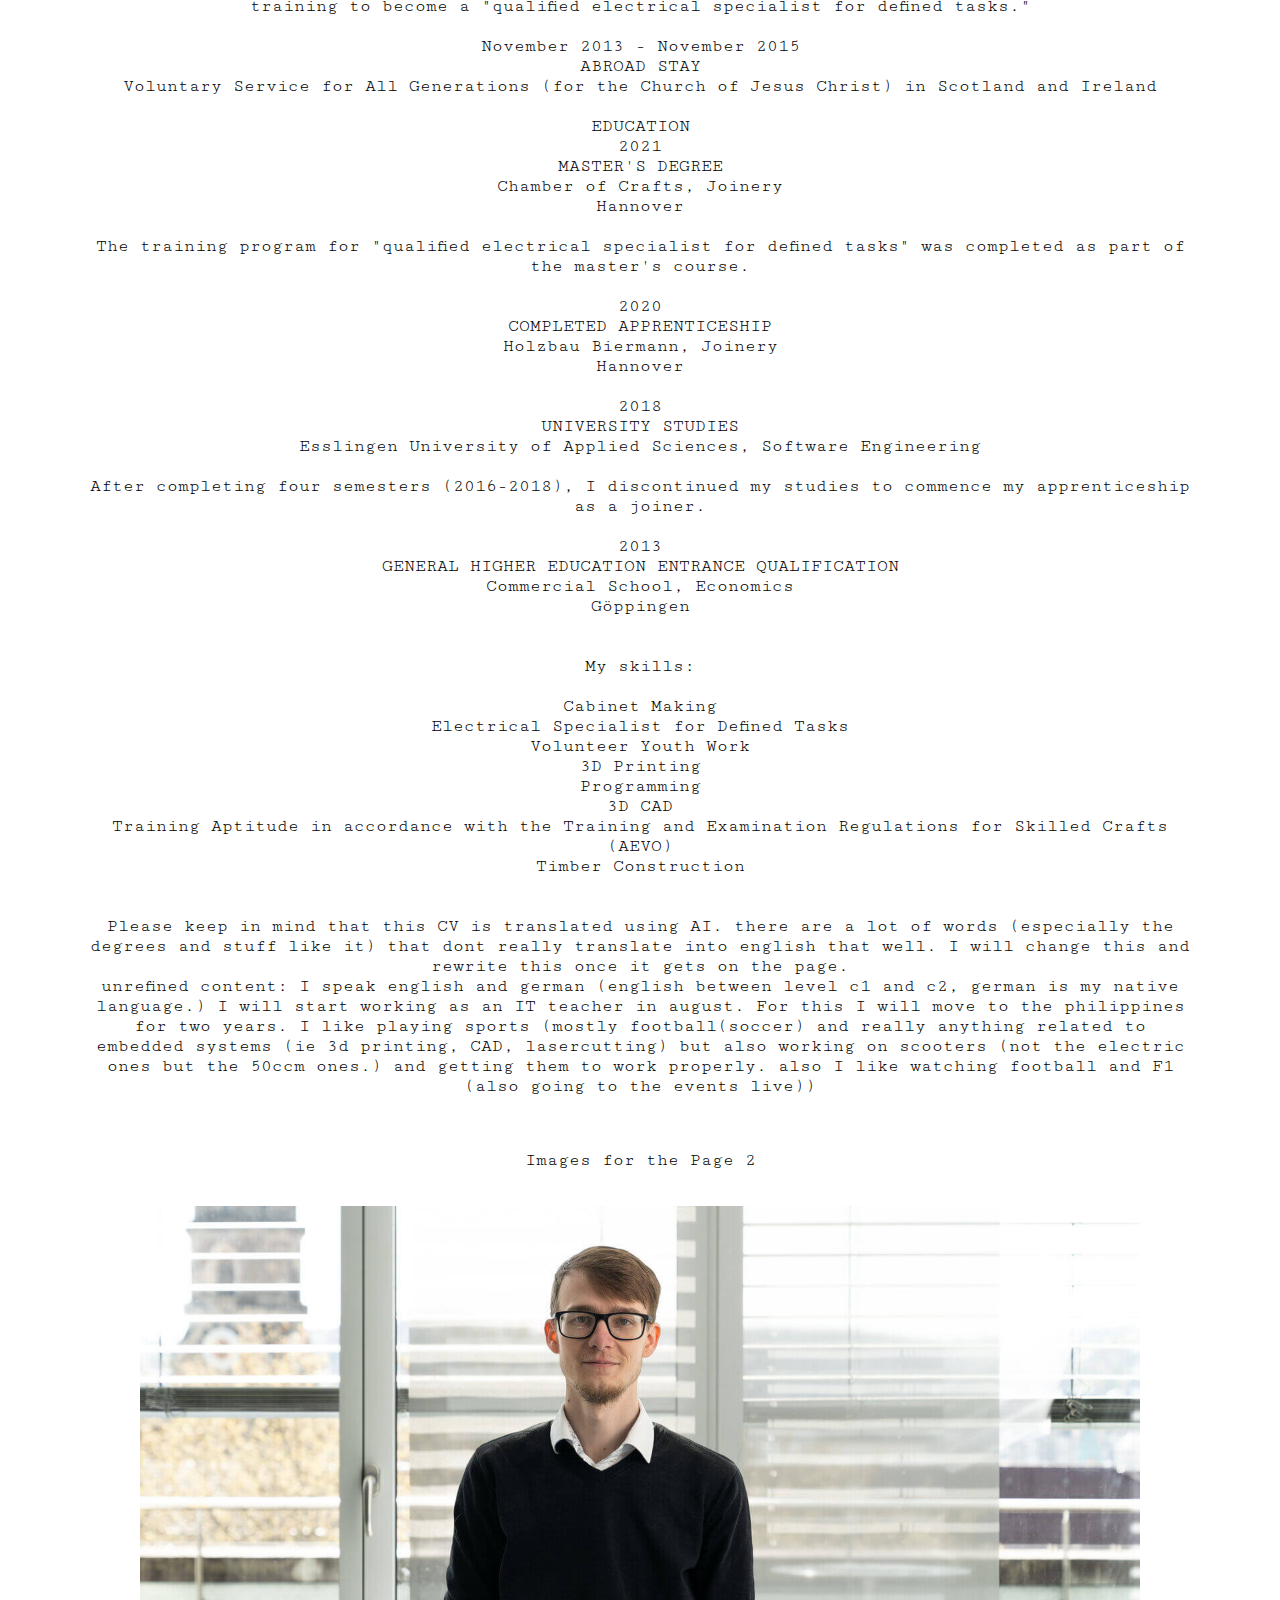
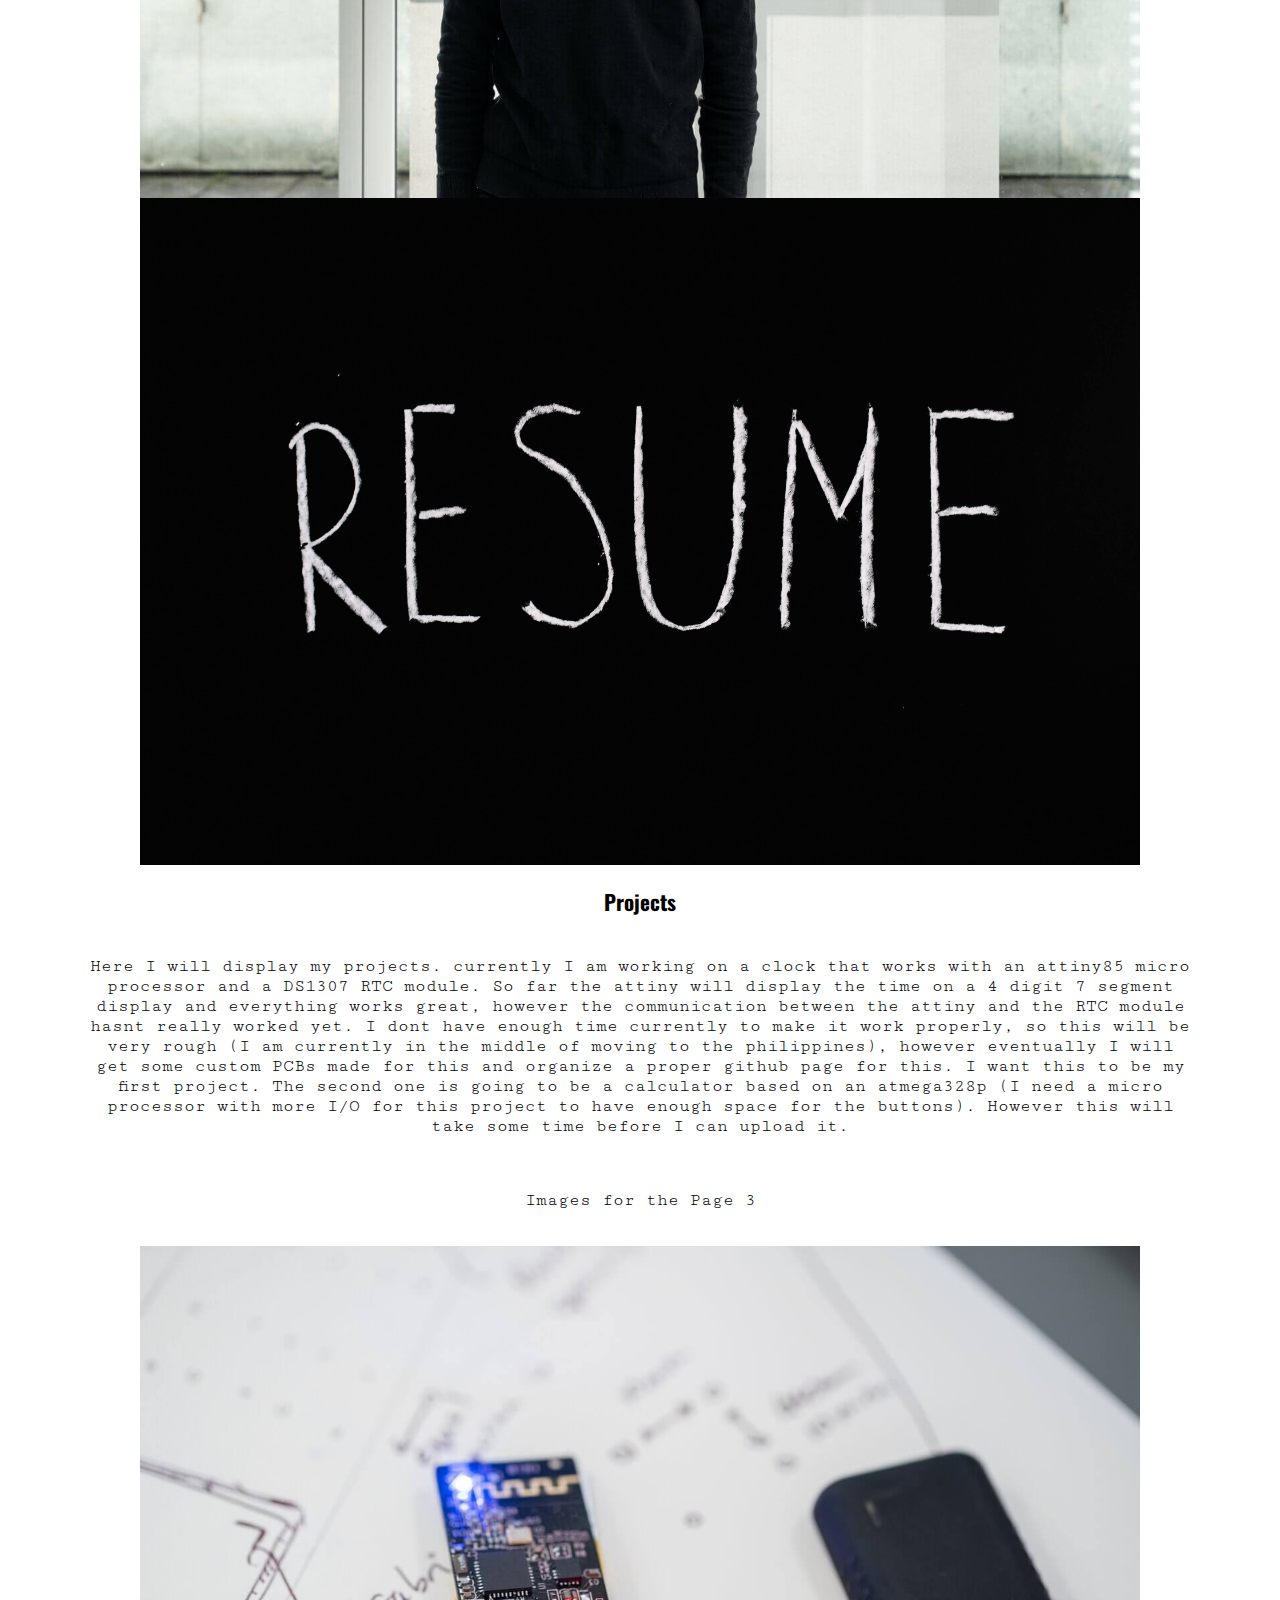
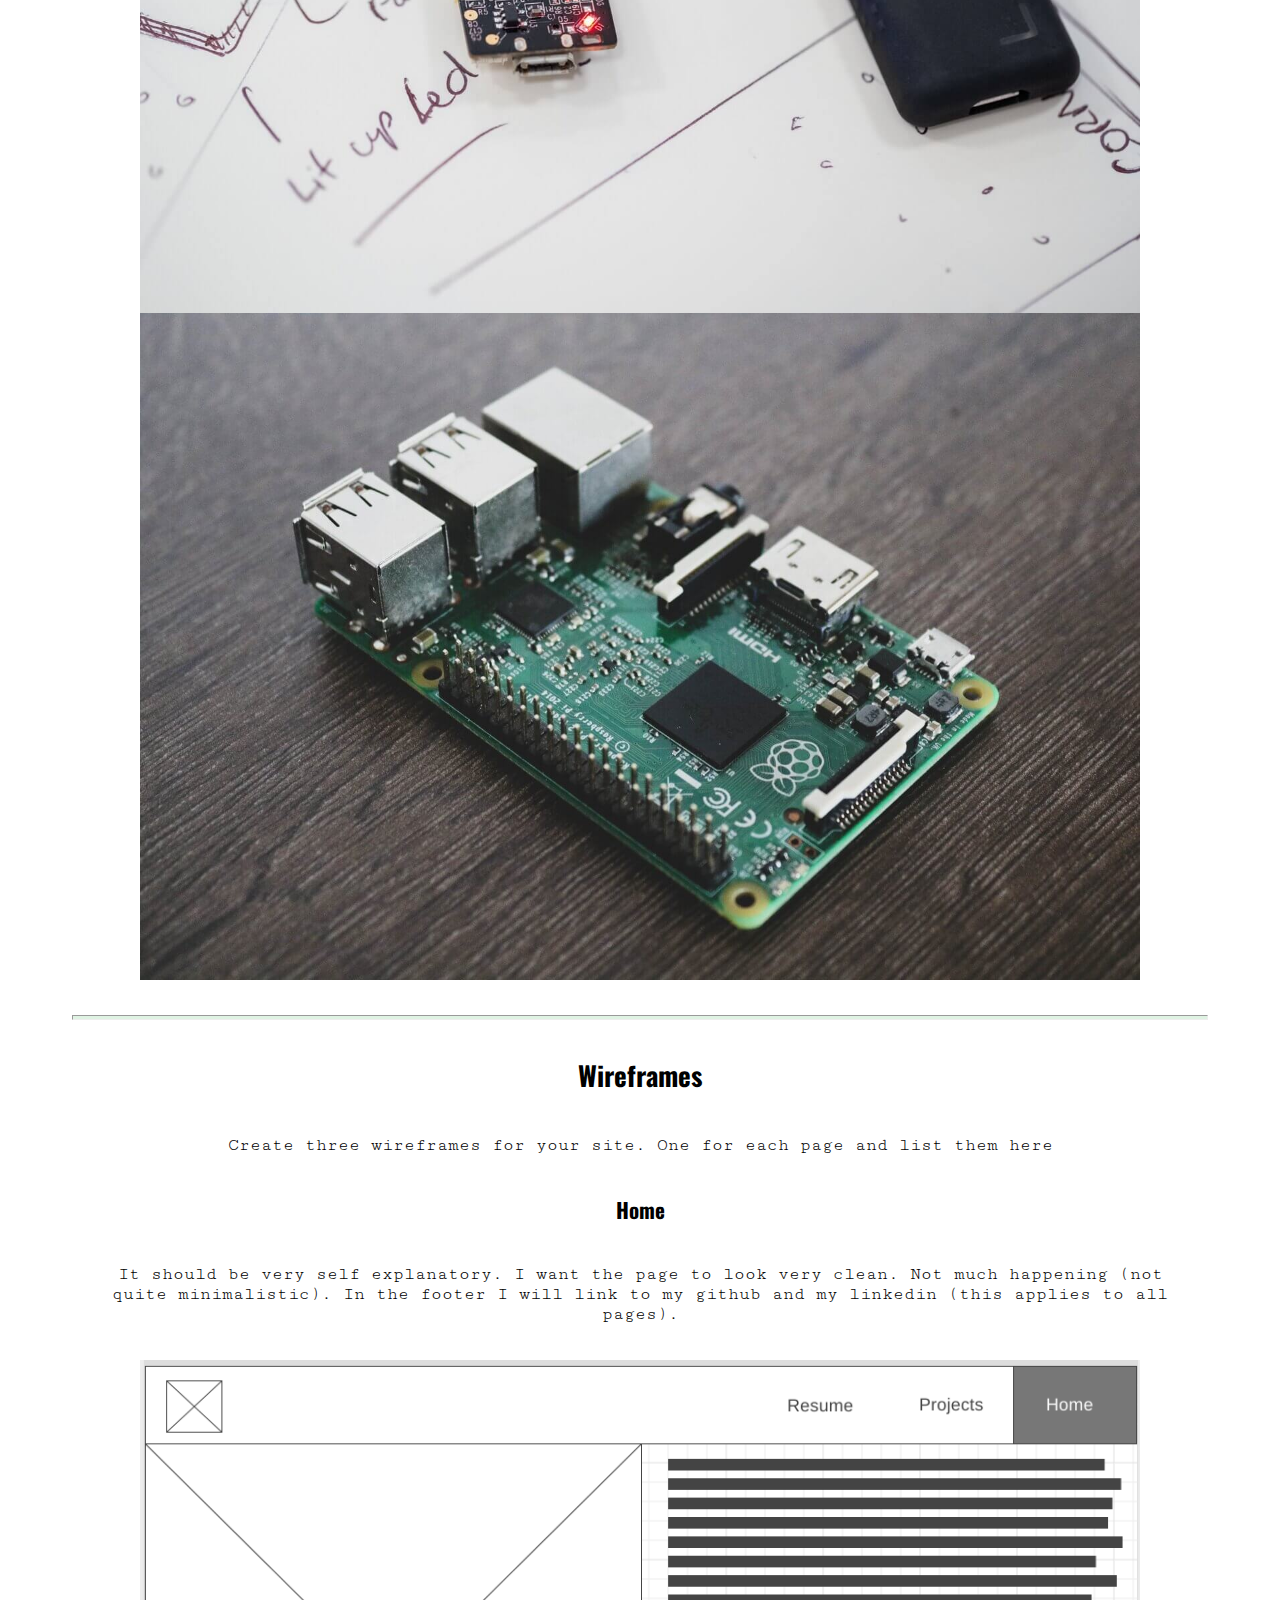
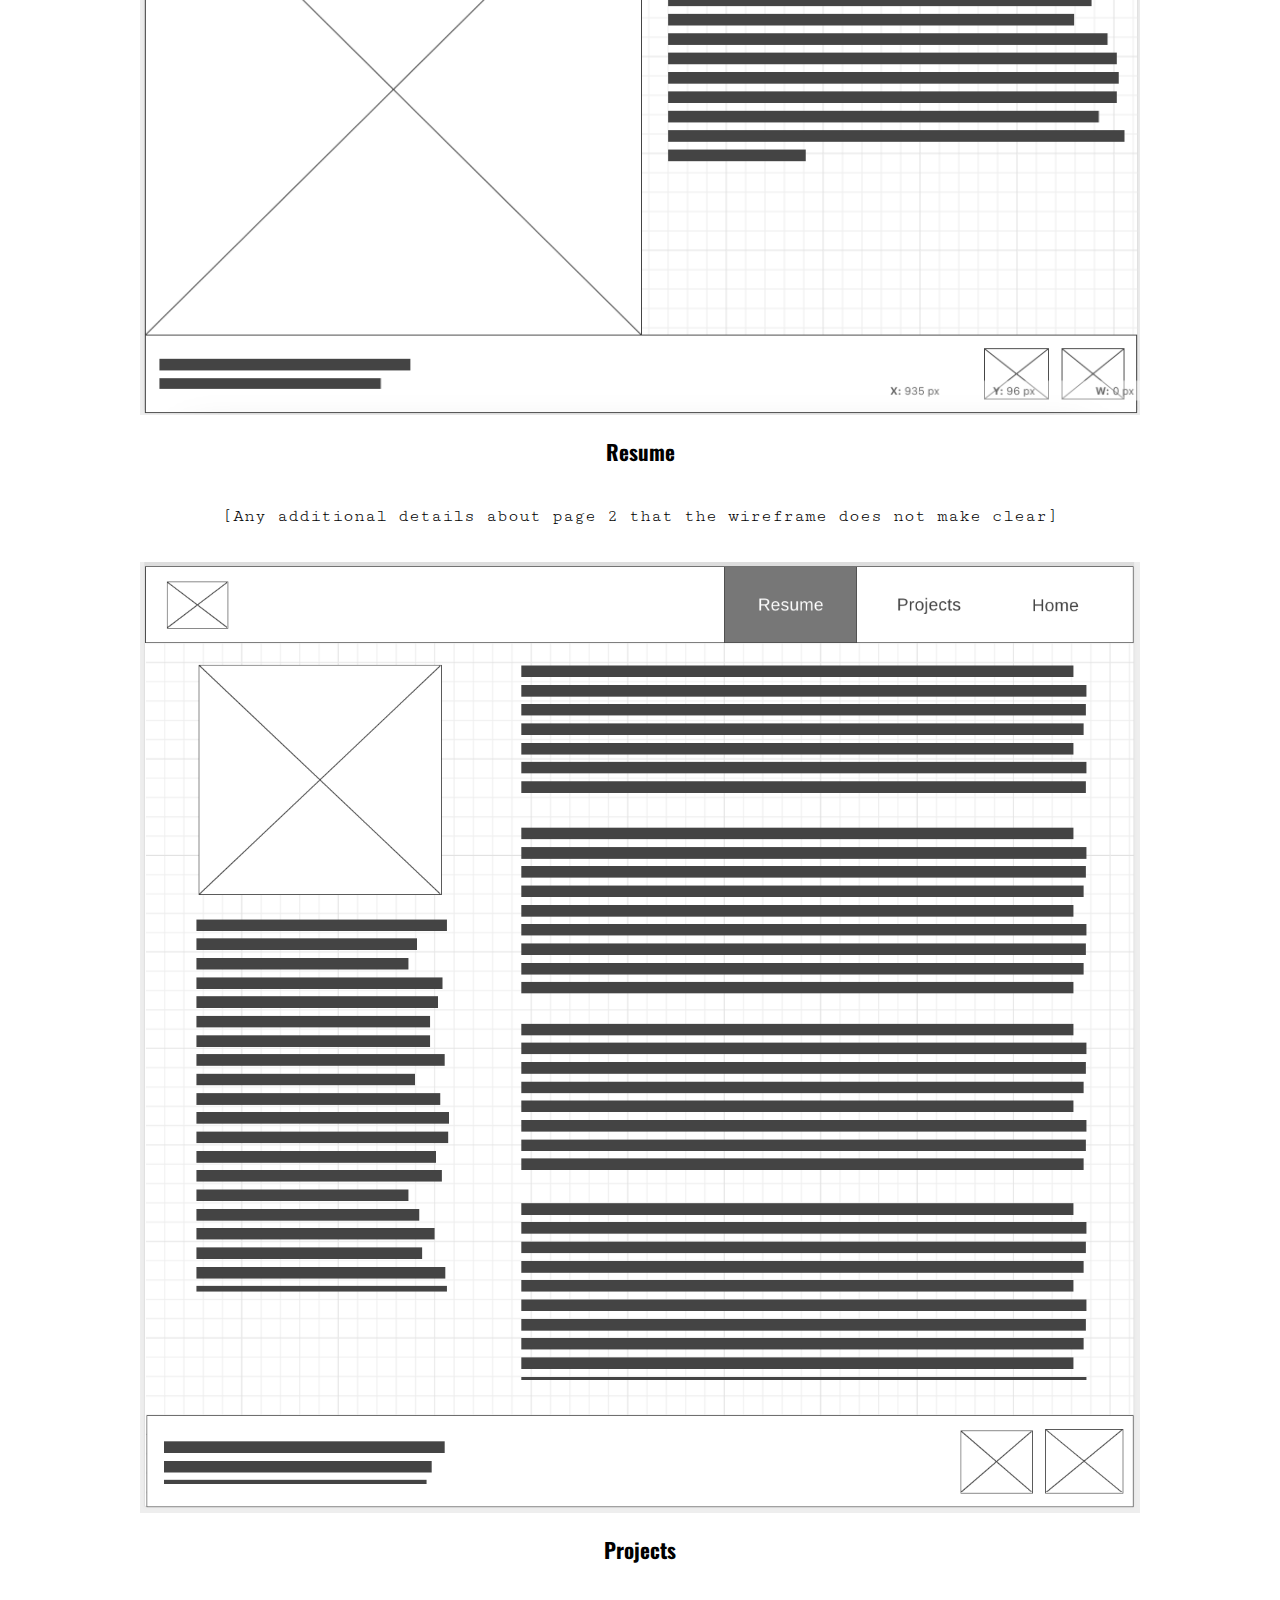
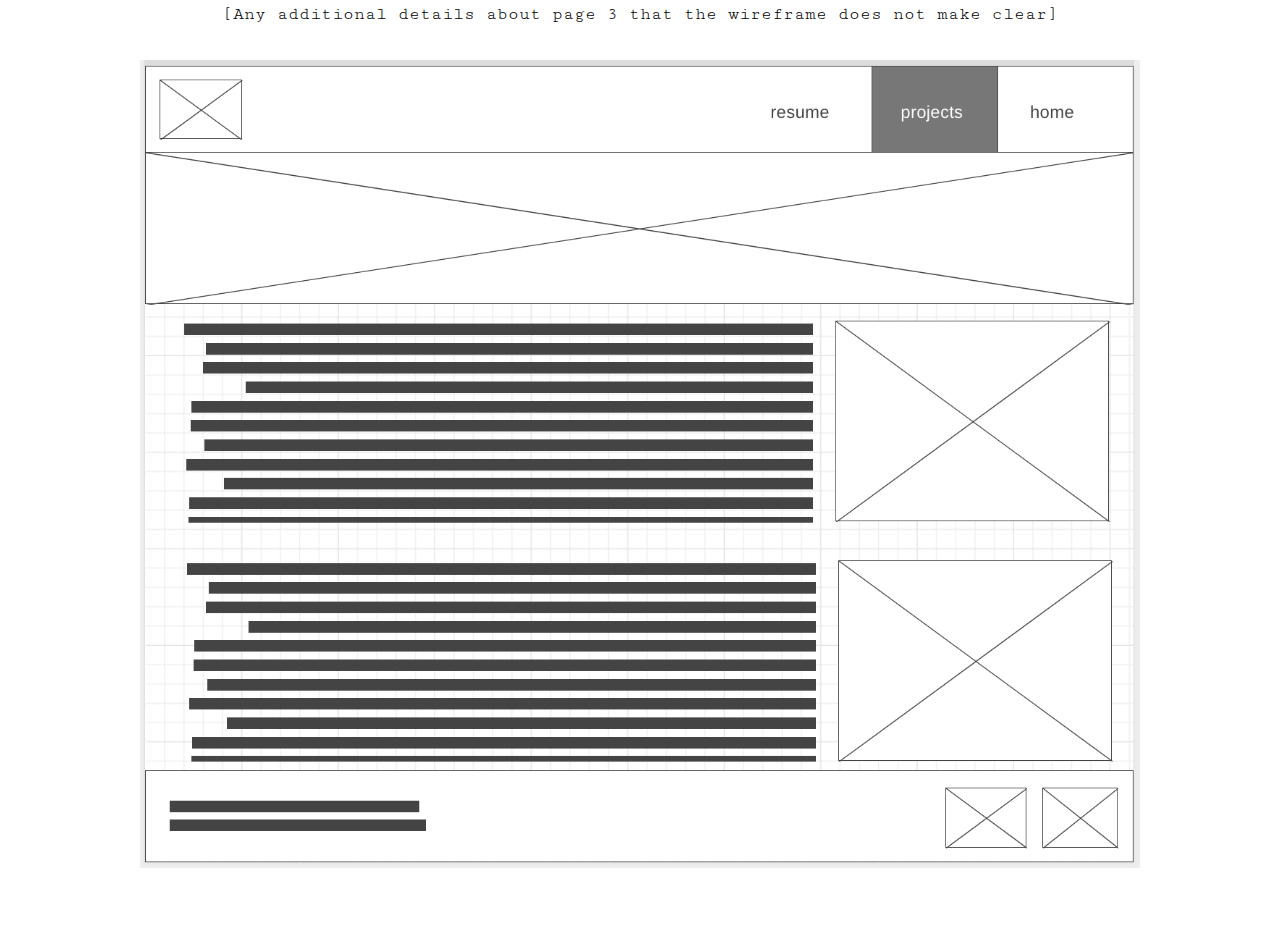
<file: portfolio/site-plan.html>
<!DOCTYPE html>
<html lang="en-us">
    
  <head>
    <meta charset="utf-8">
    <title>Site Plan</title>
    <link type="text/css" rel="stylesheet" href="styles/site-plan.css">
  </head>

  <body>
    <header>
      <h1>Portfolio Site Plan</h1>
      <h2>Jan Zander</h2>
      <h2>WDD 130-B8</h2>
      <!-- In the header above, add the name or your site, your name and class number. For example if you are in section 3 you would put WDD 130.03 -->
    </header>
    <main>

      <!-- ------------------------Steps 2-3------------------------------ -->
      <hr>
      <h2>Overview</h2>
      <h3>Purpose</h3>
      <p>This will be a webpage I can use as a portfolio to whoever wants to see my skills and work I have already done.</p>  <!-- change this -->


      <h3>Audience</h3>
      <p>My audience is mostly potential employers and/or clients.</p>  <!-- change this -->

      <hr>
      <h2>Branding</h2>
      <h3>Website Logo</h3>
      <!-- Replace this with some sort of logo for your site.  A logo can be as simple as the name of your site in a nice font :) -->
      <img src="images/logo_dark.png" alt="Logo image">
      <hr>
      <h2>
        Style Guide
      </h2>

      <!-- ------------------------Steps 4-8------------------------------ -->

      <h3>
        Color Palette
      </h3>
      <!--  The colors you choose for a website are one of the most important decisions you will make. Follow the instructions on the activity in iLearn then return and replace the color codes below with the hex color codes (the 6 digit numbers that show at the bottom of each color) for the colors you have chosen below.  You should have at least 2 colors but do not have to fill in all 4 if you do not need them.  -->

      <!-- Copy and paste the URL to your finished palette below Make sure to paste it into both spots -->
      Palette URL: <a href="https://coolors.co/3c3d42-11270b-dff3e3-efaf8e" target="_blank">https://coolors.co/3c3d42-11270b-dff3e3-efaf8e</a>


      <table class="colors">
        <tr><th>Primary</th><th>Secondary</th><th>Accent 1</th><th>Accent 2</th></tr>
        <!-- Replace the numbers in the boxes below with your hex color codes. Then switch to the site-plan.css file and change your colors there as well. -->
        <tr><td class="primary">[#3C3D42]</td><td class="secondary">[#11270B]</td><td class="accent1">[#DFF3E3]</td><td class="accent2">[#EFAF8E]</td></tr>
      </table>

      <!-- ------------------------Step 9------------------------------ -->

      <h3>
        Typography
      </h3>
      <!-- Choose a font for your paragraphs (body copy) and headlines. What font(s) have you chosen? Why did you choose what you did?  Make sure to review the list of web safe fonts at W3Schools.org as a starting point.  Think also about which of your colors above you might use for background and font colors. -->

      <h4>
        Heading Font: Oswald  <!-- change this -->
      </h4>
      <h4>
        Paragraph Font: Cutive Mono  <!-- change this -->
      </h4>
      <h3>
        Normal paragraph example
      </h3>
      <p>
        Lorem ipsum dolor sit amet, consectetur adipiscing elit, sed do eiusmod tempor incididunt ut labore et dolore magna aliqua. Ut enim ad minim veniam, quis nostrud exercitation ullamco laboris nisi ut aliquip ex ea commodo consequat. Duis aute irure dolor in reprehenderit in voluptate velit esse cillum dolore eu fugiat nulla pariatur. Excepteur sint occaecat cupidatat non proident, sunt in culpa qui officia deserunt mollit anim id est laborum.
      </p>
      <h3>
        Colored paragraph example
      </h3>
      <p class="colored">
        Lorem ipsum dolor sit amet, consectetur adipiscing elit, sed do eiusmod tempor incididunt ut labore et dolore magna aliqua. Ut enim ad minim veniam, quis nostrud exercitation ullamco laboris nisi ut aliquip ex ea commodo consequat. 
      </p>

      <!-- ------------------------Step 10------------------------------ -->

      <h3>
        Navigation
      </h3>
      <!-- Think about how you want your navigation bar to look. In the site-plan.css file change the colors to your colors to get the look you desire. --> 
      <nav>
        <a href="#">Home</a>
        <a href="#">Resume</a>
        <a href="#">Projects</a>
      </nav>
      <hr>
      <h2>
        Site Map
      </h2>
      <div class="sitemap">
        <div class="sm-home">
          Home
        </div>
        <div class="sm-page2">
          Resume <!-- change this -->
        </div>
        <div class="sm-page3">
          Projects  <!-- change this -->
        </div>

        <div class="top">
          &nbsp;
        </div>
        <div class="left">
          &nbsp;
        </div>
        <div class="right">
          &nbsp;
        </div>

      </div>

      <!-- --------Content Section -------------- -->
      <hr>
      <h2>
        Content
      </h2>
      <h3>Home page</h3>
      <p>
        Welcome to my online portfolio! Here you will find a collection of my projects, focusing primarily on Arduino Uno and Raspberry Pi. I am passionate about creating and tinkering with electronics (also 3D printing and lasercutting etc). Through this website, I aim to share my work and share my knowledge about electronics and programming.<br>
        <br>
        You will also find my resume, including my experience in different fields.<br>
        <br>
        I want the home page to be very clean with not much content and only very minimalistic images. so the images I have uploaded will most likely be changed. 
      </p>
      <p>Images for the Home page</p>
        <img src="images/Home_page_1.jpg" alt="image for homepage">
        <img src="images/home_page_2.jpeg" alt="image for homepage">

      </ul>
      <h3>Resume</h3>
      <p>
        February 2023 - Present<br>
        INTERNATIONAL SALES MANAGER<br>
        Neuffer Fenster & Türen GmbH<br>
        Stuttgart<br>
        <br>
        As an International Sales Manager at Neuffer Fenster & Türen GmbH, my role involves establishing and maintaining international customer relationships. I conduct sales discussions and consultations, both virtually and in English, to plan and execute energy-efficient renovation projects worldwide, with a particular focus on windows and doors.<br>
        <br>
        April 2022 - January 2023<br>
        MASTER JOINER<br>
        Kirnbauer Möbel- und Bauschreinerei GmbH<br>
        Ludwigsburg<br>
        <br>
        Working as a Master Joiner at Kirnbauer Möbel- und Bauschreinerei GmbH, I am responsible for customer interactions and independent work. Handling larger projects, such as the renovation of a school sports hall, whether independently or in collaboration with colleagues, falls within my scope of responsibility.<br>
        <br>
        August 2018 - March 2022<br>
        JOINER<br>
        Biermann Holzbau<br>
        Hannover<br>
        <br>
        Before and alongside pursuing my master's degree, I continued working at Biermann Holzbau, the company where I completed my apprenticeship. My responsibilities included manufacturing and installing windows and doors. Additionally, as part of my master's program, I underwent further training to become a "qualified electrical specialist for defined tasks."<br>
        <br>
        November 2013 - November 2015<br>
        ABROAD STAY<br>
        Voluntary Service for All Generations (for the Church of Jesus Christ) in Scotland and Ireland<br>
        <br>
        EDUCATION<br>
        2021<br>
        MASTER'S DEGREE<br>
        Chamber of Crafts, Joinery<br>
        Hannover<br>
        <br>
        The training program for "qualified electrical specialist for defined tasks" was completed as part of the master's course.<br>
        <br>
        2020<br>
        COMPLETED APPRENTICESHIP<br>
        Holzbau Biermann, Joinery<br>
        Hannover<br>
        <br>
        2018<br>
        UNIVERSITY STUDIES<br>
        Esslingen University of Applied Sciences, Software Engineering<br>
        <br>
        After completing four semesters (2016-2018), I discontinued my studies to commence my apprenticeship as a joiner.<br>
        <br>
        2013<br>
        GENERAL HIGHER EDUCATION ENTRANCE QUALIFICATION<br>
        Commercial School, Economics<br>
        Göppingen<br>
        <br>
        <br>
        My skills:<br>
        <br>
        Cabinet Making<br>
        Electrical Specialist for Defined Tasks<br>
        Volunteer Youth Work<br>
        3D Printing<br>
        Programming<br>
        3D CAD<br>
        Training Aptitude in accordance with the Training and Examination Regulations for Skilled Crafts (AEVO)<br>
        Timber Construction<br>
        <br>
        <br>
        Please keep in mind that this CV is translated using AI. there are a lot of words (especially the degrees and stuff like it) that dont really translate into english that well. I will change this and rewrite this once it gets on the page. <br>
        unrefined content: I speak english and german (english between level c1 and c2, german is my native language.) I will start working as an IT teacher in august. For this I will move to the philippines for two years. I like playing sports (mostly football(soccer) and really anything related to embedded systems (ie 3d printing, CAD, lasercutting) but also working on scooters (not the electric ones but the 50ccm ones.) and getting them to work properly. also I like watching football and F1 (also going to the events live))<br>

      </p>
      <p>Images for the Page 2</p>
        <img src="images/resume_1.jpeg" alt="image for page">
        <img src="images/resume_2.jpg" alt="image for page">

      </ul>
      <h3>Projects</h3>
      <p>
        Here I will display my projects. currently I am working on a clock that works with an attiny85 micro processor and a DS1307 RTC module. So far the attiny will display the time on a 4 digit 7 segment display and everything works great, however the communication between the attiny and the RTC module hasnt really worked yet. I dont have enough time currently to make it work properly, so this will be very rough (I am currently in the middle of moving to the philippines), however eventually I will get some custom PCBs made for this and organize a proper github page for this. I want this to be my first project. The second one is going to be a calculator based on an atmega328p (I need a micro processor with more I/O for this project to have enough space for the buttons). However this will take some time before I can upload it.<br>

      </p>
      <p>Images for the Page 3</p>
        <img src="images/projects_1.jpeg" alt="image for page3">
        <img src="images/projects_2.jpeg" alt="image for page3">

      </ul>
      <hr>
      <h2>
        Wireframes
      </h2>
      <p>
        Create three wireframes for your site. One for each page and list them here</p>

      <h3>Home</h3>
      <p>         
        It should be very self explanatory. I want the page to look very clean. Not much happening (not quite minimalistic). In the footer I will link to my github and my linkedin (this applies to all pages).
      </p>
      <img src="images/home-wirframe.png" alt="home page wireframe">
      <!-- https://wireframe.cc/C3wvCe -->
      <h3>Resume</h3>
      <p>         
        [Any additional details about page 2 that the wireframe does not make clear]
      </p>
      <img src="images/resume-wireframe.png" alt="resume wireframe">
      <!-- https://wireframe.cc/XSlyIJ -->
      <h3>Projects</h3>
      <p>         
        [Any additional details about page 3 that the wireframe does not make clear]
      </p>
      <img src="images/projects-wireframe.png" alt="projects wireframe">
      <!-- https://wireframe.cc/jbbcrb -->
    </main>
  </body>

</html>
</file>
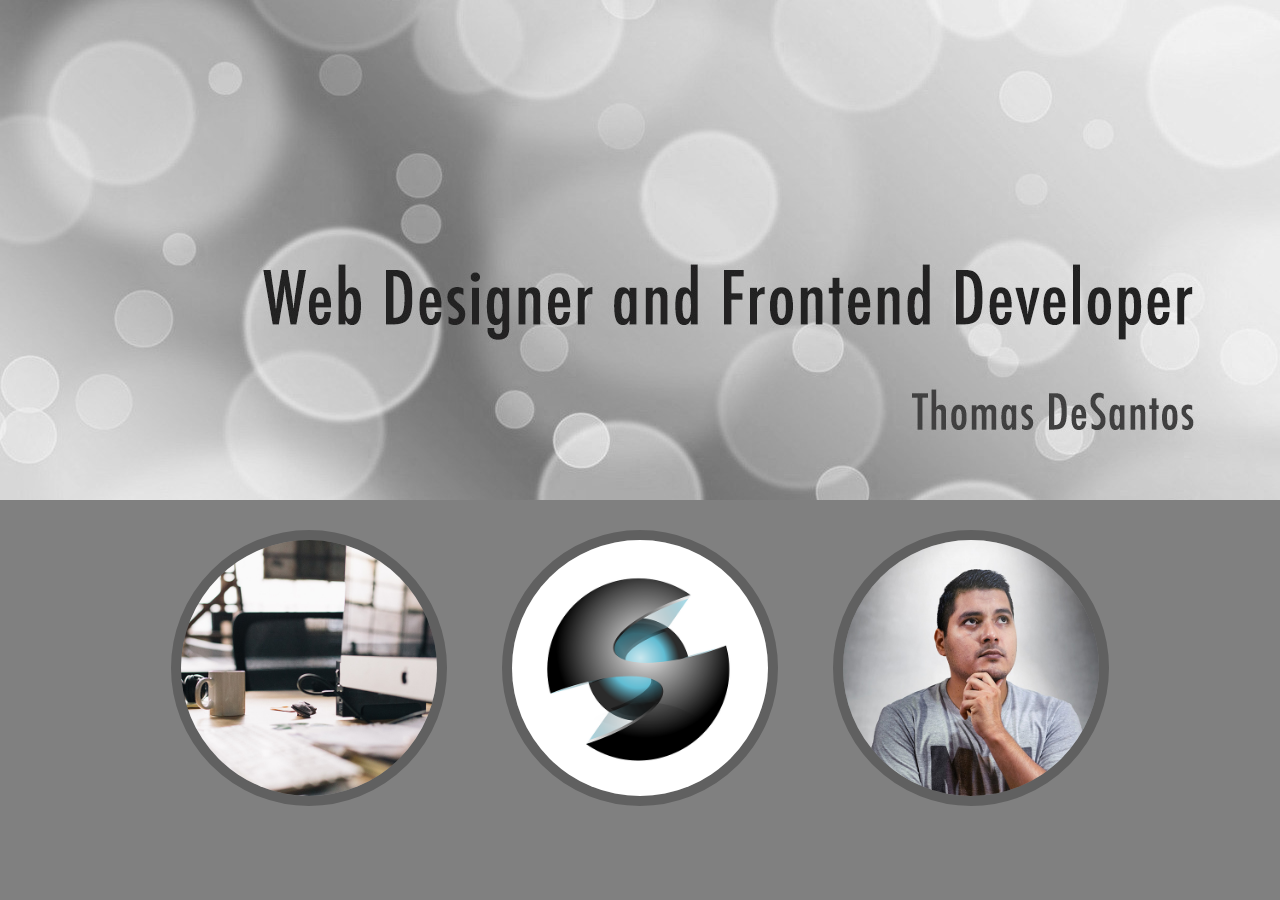
<file: test/challenge-about-me.html>
<!DOCTYPE html>
<html lang="en">
<head>
    <meta charset="UTF-8">
    <meta http-equiv="X-UA-Compatible" content="IE=edge">
    <meta name="viewport" content="width=device-width, initial-scale=1.0">
    <title>Web Designer and Frontend Developer</title>
    <link rel="stylesheet" href="styles/challenge-about-me.css"/>
</head>
<body>
    <main>
        <img id="hero-img" src="images/w05_circles.jpg" alt="hero banner">
        <img class="icon" src="images/w05_ice_image_desk.jpg" alt="desk">
        <img class="icon" src="images/w05_ice_image_graphic.png" alt="graphic">
        <img class="icon" src="images/w05_ice_image_person.jpg" alt="person">
    </main>
    
</body>
</html>
</file>
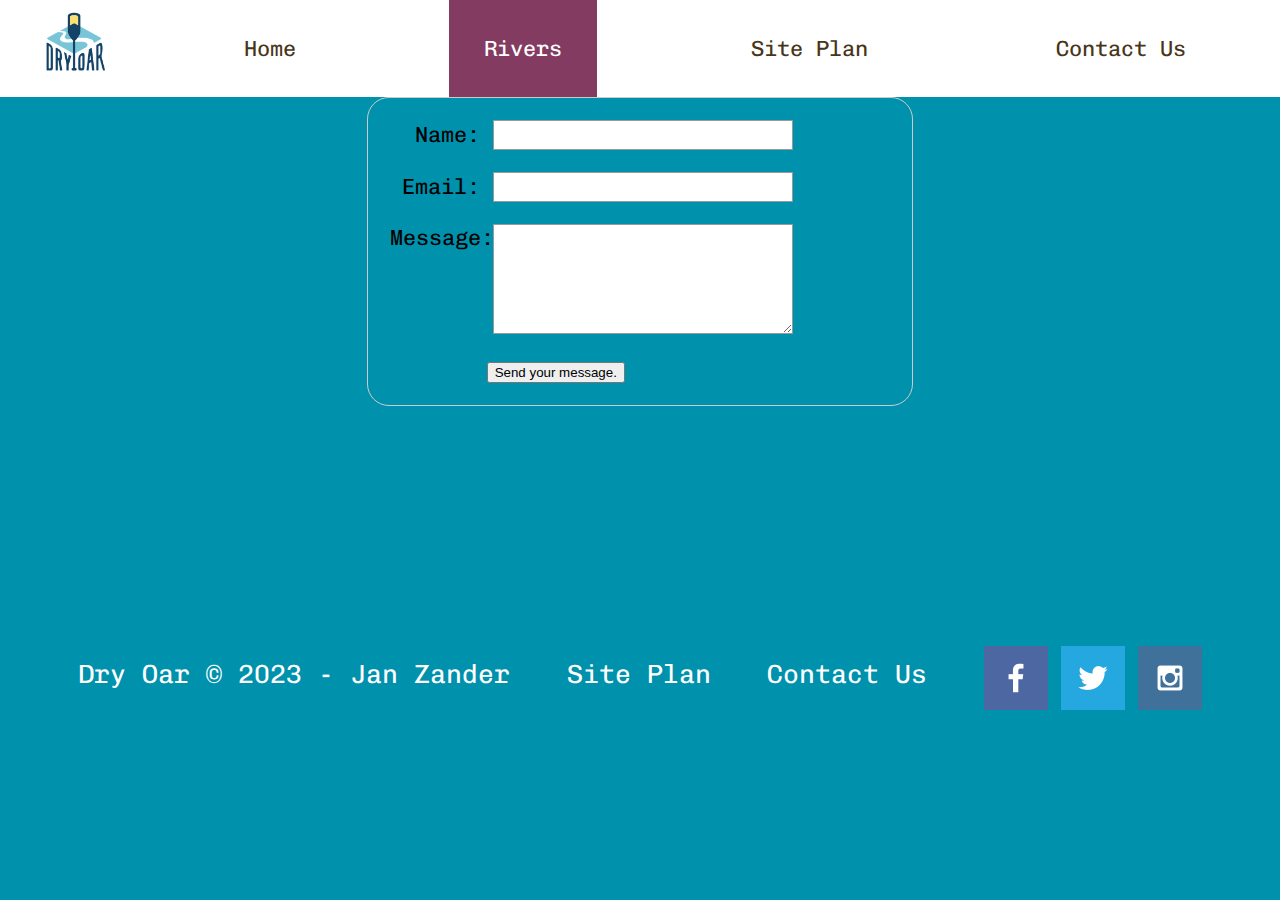
<file: wwr/contactus.html>
<!DOCTYPE html>
<html lang="en">
<head>
    <meta charset="UTF-8">
    <meta http-equiv="X-UA-Compatible" content="IE=edge">
    <meta name="viewport" content="width=device-width, initial-scale=1.0">
    <title>Whitewater Rafting Vacations | Dry Oar Boating | Contact Us</title>
    <link rel="stylesheet" href="styles/styles.css">
</head>
<body>
    <div id="content">
        <header>
            <a id="logo_link" href="index.html">
                <img class="logo" src="images/logo.png" alt="Dry Oar Logo">
            </a>
            <nav>
                <a href="index.html">Home</a>
                <a id="active_page" href="rivers.html">Rivers</a>
                <a href="site-plan-rafting.html">Site Plan</a>
                <a href="contactus.html">Contact Us</a>
            </nav>
        </header>
        <main>
            <div id="feedback"></div>
            <form action="/my-handling-form-page" method="post">
                <ul>
                    <li>
                        <label for="name">Name:</label>
                        <input type="text" id="name" name="user_name" />
                    </li>
                    <li>
                        <label for="mail">Email:</label>
                        <input type="email" id="mail" name="user_email" />
                    </li>
                    <li>
                        <label for="msg">Message:</label>
                        <textarea id="msg" name="user_msg"></textarea>
                    </li>
                    <li class="button">
                        <button type="submit">Send your message.</button>
                    </li>
                </ul>
            </form>
        </main>
        <footer>
            <p>Dry Oar &copy; 2023 - Jan Zander</p>
            <p><a href="site-plan-rafting.html">Site Plan</a></p>
            <p><a href="contactus.html">Contact Us</a></p>
            <div class="social">
                <a href="https://facebook.com" target="_blank">
                    <img src="images/facebook.png" alt="fb icon">
                </a>
                <a href="https://twitter.com" target="_blank">
                    <img src="images/twitter.png" alt="twitter icon">
                </a>
                <a href="https://instagram.com" target="_blank">
                    <img src="images/instagram.png" alt="instagram icon">
                </a>
            </div>
        </footer>
    </div>
    <script>
        // get the feedback div element so we can do something with it.
        const feedbackElement = document.getElementById('feedback');
        // get the form so we can read what was entered in it.
        const formElement = document.forms[0];
        // add a 'listener' to wait for a submission of our form. When that happens run the code below.
        formElement.addEventListener('submit', function(e) {
            // stop the form from doing the default action.
            e.preventDefault();
            // set the contents of our feedback element to a message letting the user know the form was submitted successfully. Notice that we pull the name that was entered in the form to personalize the message!
            feedbackElement.innerHTML = 'Hello '+ formElement.user_name.value +'! Thank you for your message. We will get back with you as soon as possible!';
            // make the feedback element visible.
            feedbackElement.style.display = "block";
            // add a class to move everything down so our message doesn't cover it.
            document.body.classList.toggle('moveDown');
        });
    </script>            
</body>
</html>
</file>
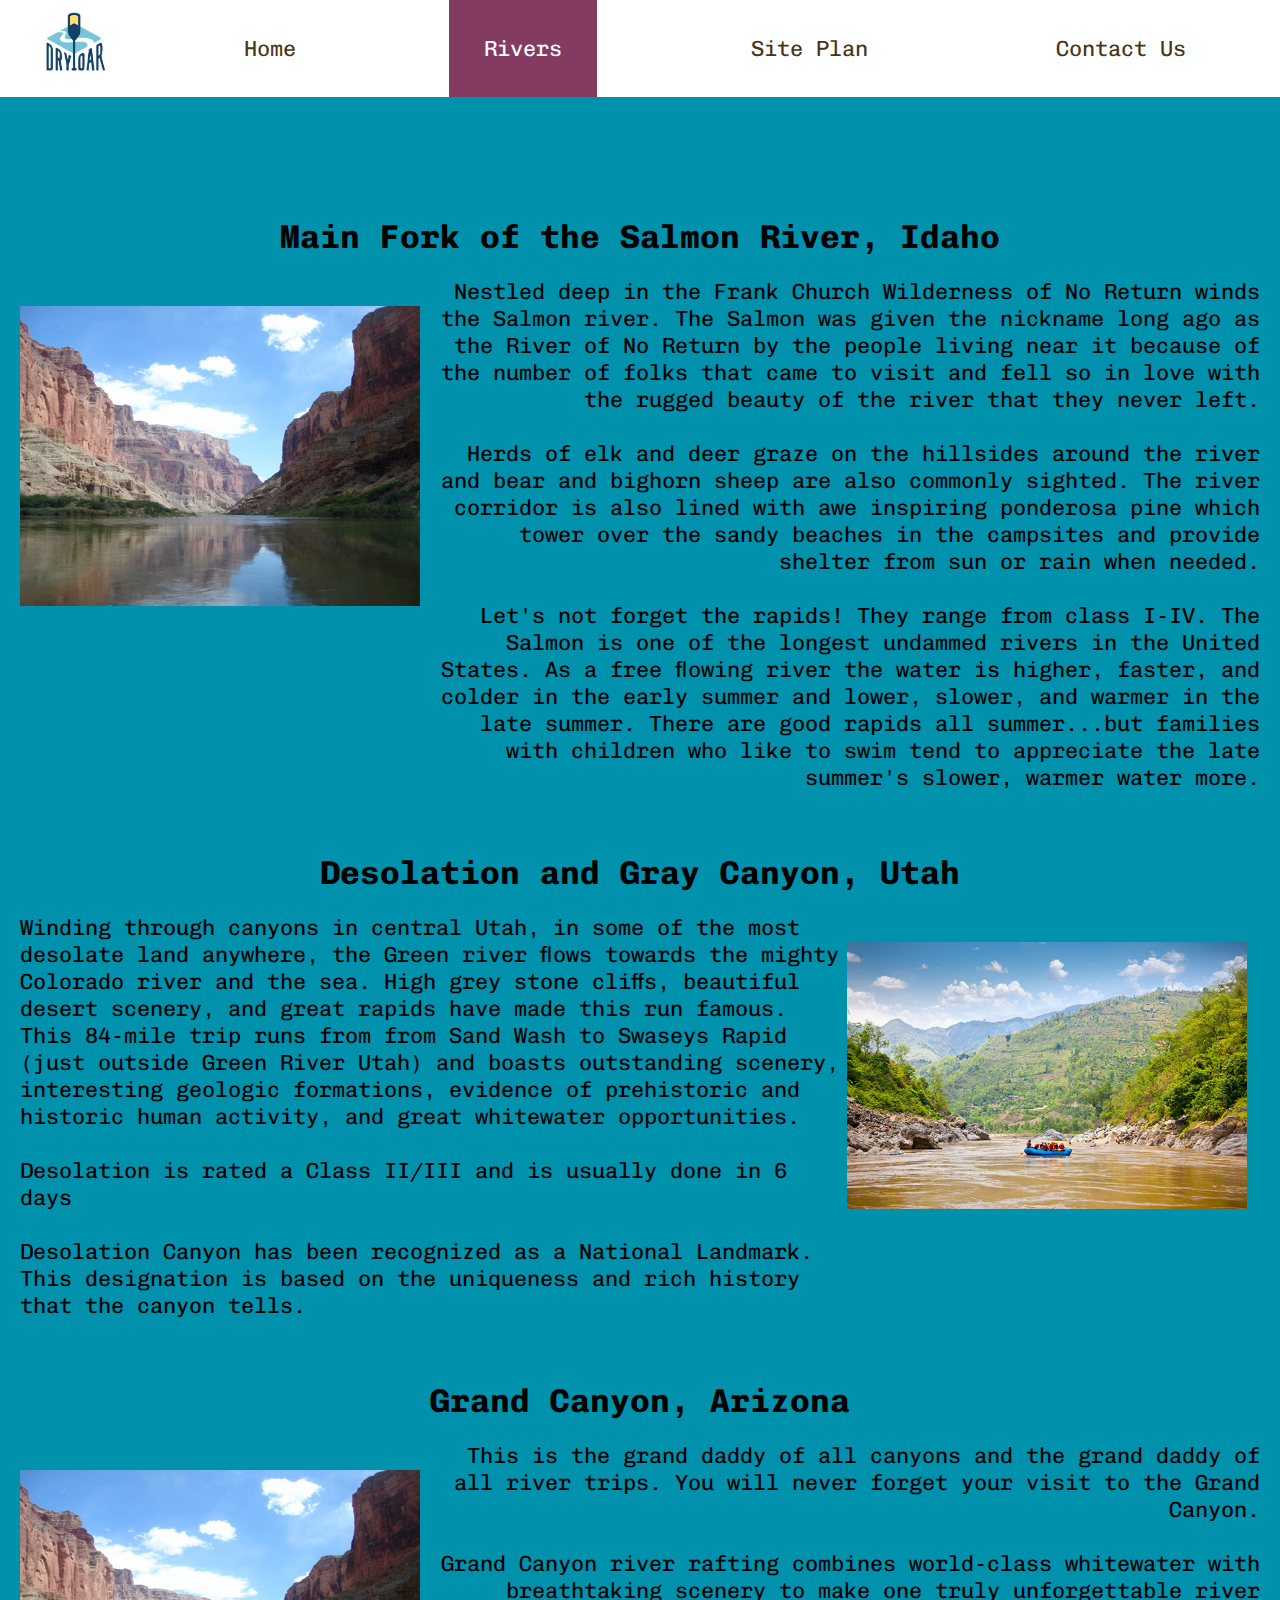
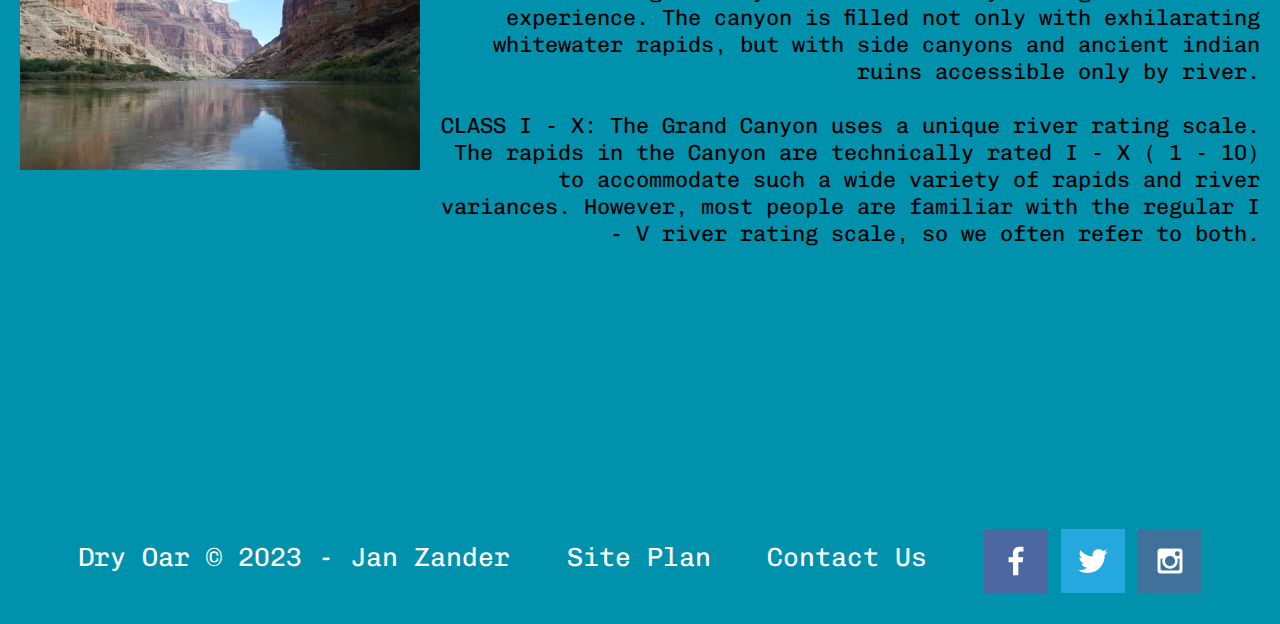
<file: wwr/rivers.html>
<!DOCTYPE html>
<html lang="en">
<head>
    <meta charset="UTF-8">
    <meta http-equiv="X-UA-Compatible" content="IE=edge">
    <meta name="viewport" content="width=device-width, initial-scale=1.0">
    <title>Whitewater Rafting Vacations | Dry Oar Boating | Rivers</title>
    <link rel="stylesheet" href="styles/styles.css">
</head>
<body>
    <div id="content">
        <header>
            <a id="logo_link" href="index.html">
                <img class="logo" src="images/logo.png" alt="Dry Oar Logo">
            </a>
            <nav>
                <a href="index.html">Home</a>
                <a id="active_page" href="rivers.html">Rivers</a>
                <a href="site-plan-rafting.html">Site Plan</a>
                <a href="contactus.html">Contact Us</a>
            </nav>
        </header>
        <main class="rivers-grid">
            <section class="river-paragraph">

                <h2>Main Fork of the Salmon River, Idaho</h2>
                <img class="rivers-img-left" src="images/rivers1.jpg" alt="rivers1">
                <p class="rivers-p-right"> Nestled deep in the Frank Church Wilderness of No Return winds the Salmon river. The Salmon was given the nickname long ago as the River of No Return by the people living near it because of the number of folks that came to visit and fell so in love with the rugged beauty of the river that they never left.<br>
                    <br>
                    Herds of elk and deer graze on the hillsides around the river and bear and bighorn sheep are also commonly sighted. The river corridor is also lined with awe inspiring ponderosa pine which tower over the sandy beaches in the campsites and provide shelter from sun or rain when needed.<br>
                    <br>
                    Let's not forget the rapids! They range from class I-IV. The Salmon is one of the longest undammed rivers in the United States. As a free flowing river the water is higher, faster, and colder in the early summer and lower, slower, and warmer in the late summer. There are good rapids all summer...but families with children who like to swim tend to appreciate the late summer's slower, warmer water more. <br>
                </p>

            </section>
            <section class="river-paragraph">

                <h2>Desolation and Gray Canyon, Utah</h2>

                <p class="rivers-p-left">  Winding through canyons in central Utah, in some of the most desolate land anywhere, the Green river flows towards the mighty Colorado river and the sea. High grey stone cliffs, beautiful desert scenery, and great rapids have made this run famous. This 84-mile trip runs from from Sand Wash to Swaseys Rapid (just outside Green River Utah) and boasts outstanding scenery, interesting geologic formations, evidence of prehistoric and historic human activity, and great whitewater opportunities.<br>
                    <br>
                    Desolation is rated a Class II/III and is usually done in 6 days<br>
                    <br>
                    Desolation Canyon has been recognized as a National Landmark.  This designation is based on the uniqueness and rich history that the canyon tells. <br>
                </p>
                <img class="rivers-img-right" src="images/rivers2.jpg" alt="rivers2">

            </section>
            <section class="river-paragraph">

                <h2>Grand Canyon, Arizona</h2>
                <img class="rivers-img-left" src="images/rivers1.jpg" alt="rivers1">
                <p class="rivers-p-right">  This is the grand daddy of all canyons and the grand daddy of all river trips. You will never forget your visit to the Grand Canyon.<br>
                    <br>
                    Grand Canyon river rafting combines world-class whitewater with breathtaking scenery to make one truly unforgettable river experience. The canyon is filled not only with exhilarating whitewater rapids, but with side canyons and ancient indian ruins accessible only by river.<br>
                    <br>
                    CLASS I - X: The Grand Canyon uses a unique river rating scale. The rapids in the Canyon are technically rated I - X ( 1 - 10) to accommodate such a wide variety of rapids and river variances. However, most people are familiar with the regular I - V river rating scale, so we often refer to both. <br>
                </p>

            </section>
        </main>
        <footer>
            <p>Dry Oar &copy; 2023 - Jan Zander</p>
            <p><a href="site-plan-rafting.html">Site Plan</a></p>
            <p><a href="contactus.html">Contact Us</a></p>
            <div class="social">
                <a href="https://facebook.com" target="_blank">
                    <img src="images/facebook.png" alt="fb icon">
                </a>
                <a href="https://twitter.com" target="_blank">
                    <img src="images/twitter.png" alt="twitter icon">
                </a>
                <a href="https://instagram.com" target="_blank">
                    <img src="images/instagram.png" alt="instagram icon">
                </a>
            </div>
        </footer>
    </div>
</body>
</html>
</file>
<file: styles/styles.css>
.accordion {
    background-color: #eee;
    color: #444;
    cursor: pointer;
    padding: 18px;
    width: 100%;
    border: none;
    text-align: left;
    outline: none;
    font-size: 15px;
    transition: 0.4s;
  }
  
  .active, .accordion:hover {
    background-color: #ccc; 
  }
  
  .panel {
    padding: 0 18px;
    display: none;
    background-color: white;
    overflow: hidden;
  }
</file>
<file: wwr/styles/styles.css>
@import url('https://fonts.googleapis.com/css2?family=Chivo+Mono:wght@300&family=Rowdies&display=swap');

#content {
    max-width: 1600px;
    margin: 0 auto;
}

nav a {
    text-align: center;
    color: #483519;
    text-decoration: none;
    padding: 35px;
}

#hero-msg h1, #hero-msg h4 {
    text-align: center;
}

.button-box {
    text-align: center;
}

main section {
    text-align: center;
    box-sizing: border-box;
}

#background {
    height: 725px;
    background-color: #ffffff ;
    grid-column: 1/11;
    grid-row: 4/9;
}

body {
    background-color: #0091ad ;
    font-family:  "Chivo Mono", Lato, Helvetica, sans-serif;
    font-size: 22px;
    margin: 0;
    padding: 0;
}

header {
    background-color: #FFFFFF ;
    display: grid;
    grid-template-columns: 150px auto;
}

nav a:hover {
    background-color: #843b62 ;
    color: #ffffff;
}

#active_page {
    background-color: #843b62 ;
    color: #ffffff;
}

.book, .join {
    background-color: #ffffff ;
    color: #483519;
    text-decoration: none;
    font-size: 18px;
    padding: 15px 30px;
    margin-top: 50px;
    border-radius: 5px;
}

.book:hover, .join:hover {
    background-color: #843b62 ;
    color: #ffffff;
}

.msg {
    background-color: #0091ad ;
    line-height: 1.5em;
    padding: 35px;
}

footer {
    background-color: #0091ad ;
    display: flex;
    justify-content: space-around;
    align-items: center;
}

.home-title {
    color: #ffffff;
    font-family: Rowdies, "IM Fell French Canon", Arial, Helvetica, sans-serif;
    font-size: 2em;
    margin-top: 10px;
}

h4 {
    color: #ffffff;
}

.msg h2 {
    color: #ffffff;
    font-family: Rowdies, "IM Fell French Canon", Arial, Helvetica, sans-serif;
}

.msg p {
    color: #ffffff;
    font-size: 0.8em;
    padding-bottom: 15px;
}

footer {
    color: #ffffff;
    padding: 25px 50px;
    margin-top: 200px;
}

footer a {
    color: #ffffff;
    text-decoration: none;
}

footer a:hover  {
    color: #ffffff;
}

.icon {
    width: 80px;
    padding-top: 10px;
}

.logo {
    width: 80px;
}

footer p {
    font-size: 1.2em;
}

footer p a:hover {
    text-decoration: underline;
}

h2 {
    margin: 0;
}

#logo_link {
    padding-top: 5px;
    justify-self: center;
    align-self: center;
}

footer .social img {  
    padding-top: 15px;
}

.rivers-card, .camping-card, .rapids-card {  
    margin: 200px 0;
    
}

.card-img {
    border: 10px solid #ffffff;
    transition: transform .5s;
    box-shadow: 5px 5px 10px #6f7364;
}

.card-img:hover {
    opacity: .6;
    transform: scale(1.1);
}

nav {
    display: flex;
    justify-content: space-around;
}

#hero {
    display: grid;
    grid-template-columns: 1fr 3fr 1fr;
    margin-top: -100px;
}

#hero-box {
    grid-column: 1/4;
    grid-row: 1/3;
    z-index: -1;
}

#hero-msg {
    grid-column: 2/3;
    grid-row: 1/2;
    margin-top: 100px;
}

#hero-img {
    width: 100%;
}

.home-grid {
    display: grid;
    grid-template-columns: repeat(10, 1fr);
}

.rivers-grid {
    display: grid;
    grid-template-columns: repeat(3, 1fr);
    padding-top: 100px;
}

.river-paragraph {
    grid-column: 1/4;
    display: grid;
    grid-template-columns: repeat(3, 1fr);
    padding: 20px;
}

.river-paragraph h2{
    grid-column: 1/4;
}

.rivers-img-left {
    grid-column: 1/2;
    max-width: 400px;
    padding-top: 50px;
}

.rivers-img-right {
    grid-column: 3/4;
    max-width: 400px;
    padding-top: 50px;
}

.rivers-p-left {
    grid-column: 1/3;
    text-align: left;
}

.rivers-p-right {
    grid-column: 2/4;
    text-align: right;
}

.card-img, .mountains{
    width: 100%;
}

.rivers-card {
    grid-column: 2/4;
    grid-row: 2/3;
}

.camping-card {
    grid-column: 5/7;
    grid-row: 2/3;
}

.rapids-card {
    grid-column: 8/10;
    grid-row: 2/3;
}

.mountains {
    grid-column: 2/7;
    grid-row: 5/8;
    box-shadow: 5px 5px 10px #6f7364;
}

.msg {
    grid-column: 6/10;
    grid-row: 6/7;
    box-shadow: 5px 5px 10px #6f7364;
}

form {
    /* Center the form on the page */
    margin: 0 auto;
    width: 500px;
    /* Form outline */
    padding: 1em;
    border: 1px solid #ccc;
    border-radius: 1em;
}
  
ul {
    list-style: none;
    padding: 0;
    margin: 0;
}
  
form li + li {
    margin-top: 1em;
}
  
label {
    /* Uniform size & alignment */
    display: inline-block;
    width: 90px;
    text-align: right;
}
  
input, textarea {
    /* To make sure that all text fields have the same font settings
       By default, textareas have a monospace font */
    font: 1em sans-serif;
  
    /* Uniform text field size */
    width: 300px;
    box-sizing: border-box;
  
    /* Match form field borders */
    border: 1px solid #999;
}
  
input:focus, textarea:focus {
    /* Additional highlight for focused elements */
    border-color: #000;
}
  
textarea {
    /* Align multiline text fields with their labels */
    vertical-align: top;
  
    /* Provide space to type some text */
    height: 5em;
}
  
.button {
    /* Align buttons with the text fields */
    padding-left: 90px; /* same size as the label elements */
}
  
button {
    /* This extra margin represent roughly the same space as the space
       between the labels and their text fields */
    margin-left: 0.5em;
}


#feedback {
    background-color: antiquewhite;
    position: absolute;
    top: 0;
    left: 0;
    right: 0;
    padding: .5em;
    /* make this element invisible until we are ready for it */
    display: none;      
}
.moveDown {
    margin-top: 3em;
}
                    
  


@media screen and (max-width: 900px) {
    #hero, .home-grid {
        display: block;
        height: auto;
    }
    nav, footer {
        flex-direction: column;
    }
    nav a {
        display: block;
        padding: 15px;
    }
    #hero {
        margin-top: 0;
    }
    #hero-msg {
        margin-top: 0;
    }
    #hero-msg h4 {
        display: none;
    }
    .home-title {
        font-size: 25px;
        color: #6f7364;
    }
    .rivers-card, .camping-card, .rapids-card { 
        margin: 50px auto;
        width: 60%;
    }
    #background {
        display: none;
    }
    .mountains, .msg {
        width: 80%;
        display: block;
        margin: 0 auto;
    }
    footer {
        margin-top: 25px;
    }
}
</file>
<file: positionstyles.css>
/* CSS - Name: "positionstyles.css" */
/* Activity 1 styles */
.content1 {
  /* This is the parent of the activity 1 boxes. */
  display: grid;
  grid-template-columns: 1fr 1fr;
  justify-items: center;
  gap: 20px;
}
.red1 { 
  width: 100%; 
  height: 100px; 
  background-color: red; 
  grid-column: 1/3;

} 
.green1 {
  width: 50%; 
  aspect-ratio: 1/1;
  background-color: green; 

} 
.yellow1 {
  width: 50%; 
  aspect-ratio: 1/1;
  background-color: gold; 
} 
.blue1 {
  width: 100%; 
  height: 100px; 
  background-color: blue; 
  grid-column: 1/3;
} 
/* Activity 2 styles */ 
.content2 {
  /* This is the parent of the activity 2 boxes. */
  display: grid;
  grid-template-columns: 50px 50px 50px 50px 50px 50px;
}
.red2 {
  width: 100px; 
  height: 100px; 
  background-color: red; 
  z-index: 0.1;
  grid-column: 1/3;
  grid-row: 1/3;
} 
.green2 { 
  width: 100px; 
  height: 100px; 
  background-color: green; 
  z-index: 0.2;
  grid-column: 2/4;
  grid-row: 2/4;
} 
.yellow2 {
  width: 100px; 
  height: 100px; 
  background-color: gold; 
  z-index: 0.3;
  grid-column: 3/5;
  grid-row: 3/5;
} 
.blue2 {
  width: 100px; 
  height: 100px; 
  background-color: blue; 
  z-index: 0.4;
  grid-column: 4/6;
  grid-row: 4/6;
} 
/* Activity 3 styles */ 
.content3 {
  /* This is the parent of the activity 3 boxes. */
  display: grid;
  grid-template-columns: 1fr 1fr;

}
.red3 {
  width: 100%; 
  height: 100px; 
  background-color: red; 
  grid-column: 1/3;
} 
.green3 {
  width: 90%; 
  height: 150px; 
  background-color: green;
  grid-column: 1/2;

} 
.yellow3 {
  width: 90%; 
  height: 150px; 
  background-color: gold; 
  grid-column: 2/3;
  margin-left: 10%;
} 
.blue3 {
  width: 100%;
  height: 100px; 
  background-color: blue; 
  grid-column: 1/3;
} 
/* Activity 4 styles */ 
.content4 {
  /* This is the parent of the activity 4 boxes. */
  height: 400px;
  display: grid;
  grid-template-columns: 1fr 1fr;
}
.red4 {
  width: 100%; 
  height: 100%; 
  background-color: red; 
  grid-column: 1/2;
  grid-row: 1/4;
} 
.green4 {
  width: 100%; 
  height: 100%; 
  background-color: green; 
  grid-column: 2/3;
  grid-row: 1/2;
} 
.yellow4 {
  width: 100%; 
  height: 100%; 
  background-color: gold; 
  grid-column: 2/3;
  grid-row: 2/3;
} 
.blue4 {
  width: 100%; 
  height: 100%; 
  background-color: blue; 
  grid-column: 2/3;
  grid-row: 3/4;
} 
/* Activity 5 styles */ 
.content5 {
  /* This is the parent of the activity 5 boxes. */
  height: 400px;
}
.red5 { 
  width: 100%; 
  height: 100px; 
  background-color: red; 
} 
.green5 { 
  width: 200px; 
  height: 200px; 
  background-color: green; 
  float: left;

} 
.yellow5 {
  width: 100%; 
  background-color: gold; 

} 
.blue5 {
  width: 100%; 
  height: 100px; 
  background-color: blue; 
} 
/* Activity 6 styles */ 
.content6 {
  /* This is the parent of the activity 6 boxes. */
  display: grid;
  grid-template-columns: 1fr 1fr 1fr 1fr 1fr 1fr 1fr;
  justify-items: center;
}
.red6 {
  width: 100%; 
  height: 200px; 
  background-color: red; 
  grid-column: 1/5;
  grid-row: 1/3;
  z-index: 1;
} 
.green6 {
  width: 100%; 
  height: 200px; 
  background-color: green; 
  grid-column: 1/3;
  grid-row: 5/7;
  z-index: 5;
} 
.yellow6 {
  width: 100%; 
  height: 100%; 
  background-color: gold; 
  grid-column: 5/7;
  grid-row: 3/7;
  z-index: 5;
} 
.blue6 {
  width: 100%; 
  height: 400px; 
  background-color: blue; 
  grid-column: 2/6;
  grid-row: 2/6;
  z-index: 2;
} 


/* Do not make any changes below here */
.activity {
  width: 70%; 
  margin: 20px auto; 
  font-family: Arial, sans-serif; 
  border: 1px solid black; 
  padding: 10px; 
  clear:both; 
  overflow: auto;
} 

.hint {
  border: 1px solid grey;
  background: #e0e0e0;
  padding: .5em;
  position: relative;
  margin: 1em 0;
}
.hint h3 {
  margin: 0;
}
.hint:hover {
  background: #d0d0d0;
}
.hint > div {
  display: none;
}

.hint input[type=checkbox] {
  position: absolute;
  width: 100%;
  height: 100%;
  opacity: 0;
  z-index: 1;
  cursor: pointer;
}

.hint input[type=checkbox]:checked ~ div {
  display: block;
}

.hint i {
  position: absolute;
  transform: translate(-6px, 0);
  margin-top: 16px;
  right: 10px;
  top: -3px;
}
.hint i:before, .hint i:after {
  content: "";
  position: absolute;
  background-color: black;
  width: 3px;
  height: 9px;
}
.hint i:before {
  transform: translate(2px, 0) rotate(45deg);
}
.hint i:after {
  transform: translate(-2px, 0) rotate(-45deg);
}

.hint input[type=checkbox]:checked ~ i:before {
  transform: translate(-2px, 0) rotate(45deg);
}
.hint input[type=checkbox]:checked ~ i:after {
  transform: translate(2px, 0) rotate(-45deg);
}
.hint a {
  position: relative;
  z-index: 1;
}
</file>
<file: challenge/styles/styles.css>
h1:hover {
    color: black;
}

h1 {
    color: white;
}

img {
    width: 10%;
}

body {
    background-color: pink;
    color: white;
    text-align: center;
}

#quote {
    color: black;
}

.bigger-text {
    font-size: 40px;
}

ol {
    color: black;
}
</file>
<file: challenge/styles/styles1.css>
h1:hover {
    color: black;
}

h1 {
    color: white;
}

img {
    width: 10%;
}

body {
    background-color: pink;
    color: white;
    text-align: center;
}

#quote {
    color: black;
}

.bigger-text {
    font-size: 40px;
}

ol {
    color: black;
}
</file>
<file: challenge/styles/styles2.css>
.home-grid{
    display: grid;
    grid-template-columns: 1fr 1fr;
}

img{
    grid-column: 1/2;
    grid-row: 1/3;
}

h1{
    grid-column: 1/3;
    grid-row: 1/2;
    z-index: 1;
    font-size: 17vw;
    padding: 0;
    margin-bottom: 0;
}

#grey-box{
    grid-column: 2/3;
    grid-row: 1/3;
    background-color: lightgrey;
    color: darkred;
}

h2{
    grid-column: 2/3;
    grid-row: 2/3;
    text-align: center;
    font-size: 10vw;
    padding: 0;
    margin: 0;
    color: darkred;
}
</file>
<file: challenge/styles/styles3(week8).css>
body {
    
    max-width: 300px;
    justify-content: center;
    align-items: center;
    background-color: grey;
    margin: 0 auto;
}

.card {
    display: grid;
    grid-template-columns: 1fr 100px 100px 100px 1fr;
    background-color: white;
    border-radius: 15px;
    margin: 0 auto;
}

.hero_img {
    grid-column: 2/5;
    grid-row: 1/2;
    border-radius: 15px 15px 0 0;
}

.text_box {
    grid-column: 2/5;
    grid-row: 2/3;
    overflow: auto;
    max-height: 300px;
    text-align: center;
    padding: 15px;
}

.duration {
    grid-column: 2/3;
    grid-row: 3/4;
    background-color: royalblue;
    border-radius: 0 0 0 15px;
    color: white;
    text-align: center;
}

.views {
    grid-column: 3/4;
    grid-row: 3/4;
    background-color: royalblue;
    color: white;
    text-align: center;
}

.comments {
    grid-column: 4/5;
    grid-row: 3/4;
    background-color: royalblue;
    border-radius: 0 0 15px;
    color: white;
    text-align: center;
}

h1 {
    padding-top: 0px;
    margin-top: 0px;
}

.time {
    padding-bottom: 0px;
    margin-bottom: 0px;
    color: royalblue;
}

.description {
    font-size: 0.6em;
    margin-top: 0px;
    padding-top: 0px;
}

.amount {
    margin-bottom: 0;
    padding-bottom: 0px;
}
</file>
<file: challenge/styles/forms.css>
form {
    /* Center the form on the page */
    margin: 0 auto;
    width: 400px;
    /* Form outline */
    padding: 1em;
    border: 1px solid #ccc;
    border-radius: 1em;
  }
  
  ul {
    list-style: none;
    padding: 0;
    margin: 0;
  }
  
  form li + li {
    margin-top: 1em;
  }
  
  label {
    /* Uniform size & alignment */
    display: inline-block;
    width: 90px;
    text-align: right;
  }
  
  input,
  textarea {
    /* To make sure that all text fields have the same font settings
       By default, textareas have a monospace font */
    font: 1em sans-serif;
  
    /* Uniform text field size */
    width: 300px;
    box-sizing: border-box;
  
    /* Match form field borders */
    border: 1px solid #999;
  }
  
  input:focus,
  textarea:focus {
    /* Additional highlight for focused elements */
    border-color: #000;
  }
  
  textarea {
    /* Align multiline text fields with their labels */
    vertical-align: top;
  
    /* Provide space to type some text */
    height: 5em;
  }
  
  .button {
    /* Align buttons with the text fields */
    padding-left: 90px; /* same size as the label elements */
  }
  
  button {
    /* This extra margin represent roughly the same space as the space
       between the labels and their text fields */
    margin-left: 0.5em;
  }
</file>
<file: portfolio/styles/site-plan.css>
/* if you are using any Google fonts change the font names below to your fonts. 
Any spaces in your font name should be replaced with a +. 
Fonts are separated by a | */
@import url('https://fonts.googleapis.com/css?family=IM+Fell+French+Canon+SC|Lato');
@import url('https://fonts.googleapis.com/css2?family=Cutive+Mono&family=Oswald:wght@300&display=swap');


:root {
  /* change the values below to your colors from your palette */
  --primary-color: #3C3D42   ;
  --secondary-color: #11270B ;
  --accent1-color: #DFF3E3;
  --accent2-color: #EFAF8E;

  /* change the values below to your chosen font(s) */
  --heading-font: Oswald, "IM Fell French Canon SC";
  --paragraph-font: "Cutive Mono", Lato, Helvetica, sans-serif;

  /* these colors below should be chosen from among your palette colors above */
  --headline-color-on-white: #000000;  /* headlines on a white background */ 
  --headline-color-on-color: #DFF3E3; /* headlines on a colored background */ 
  --paragraph-color-on-white: #000000; /* paragraph text on a white background */ 
  --paragraph-color-on-color: #DFF3E3; /* paragraph text on a colored background */ 
  --paragraph-background-color: #3C3D42  ;
  --nav-link-color: #DFF3E3;
  --nav-background-color: #11270B;
  --nav-hover-link-color: #11270B;
  --nav-hover-background-color: #EFAF8E;
}


/*  Look around below...but DON'T CHANGE ANYTHING! */

body {
  max-width: 1200px;
  margin: 0 auto;
  padding: 4em;
  font-size: 18px;
  text-align: center;
}
img {
  display: block;
  margin: 0 auto;
  max-width: 1000px;
}
h1, h2, h3, h4, h5, h6 {
  font-family: var(--heading-font);
  color: var(--headline-color-on-white);
}
h2 {
  text-align: center;
}
hr {
  height: 3px;
  margin: 35px 0;
  background: var(--accent1-color);
}
header {
  padding: 1em;
  text-align: center;
  color: var(--headline-color-on-color);
  background-color: var(--paragraph-background-color);
}
header > h1, header > h2 {
  color: var(--headline-color-on-color);
}

p {
  font-family: var(--paragraph-font);
  color: var(--paragraph-color-on-white);
  padding: 1em;
}
.colors {
  width: 100%;
  min-width: 350px;
  margin: 30px auto;
  text-align: center;
}
.colors th {
  background-color: #999;
}
.colors td{
  width: 25%;
  height: 3em;
}

.primary {
  background-color: var(--primary-color);
}
.secondary {
  background-color: var(--secondary-color);
}
.accent1 {
  background-color: var(--accent1-color);
}
.accent2{
  background-color: var(--accent2-color);
}

p.colored {
  background-color: var(--paragraph-background-color);
  color: var(--paragraph-color-on-color);
}

nav {
  background-color: var(--nav-background-color);
  line-height: 3em;
  text-align: center;
  font-size: 1.2em;
}
nav  {
  list-style-type: none;
  display: flex;

}
nav a {
  padding:1em;
  min-width: 120px;
  text-decoration: none;
  padding: 10px;

}
nav a:link, nav a:visited {
  color: var(--nav-link-color);
}
nav a:hover {
  color: var(--nav-hover-link-color);
  background-color: var(--nav-hover-background-color);
}

.sitemap {
  display: grid;
  justify-content: center;

  grid-template-columns: repeat(6, 15%);
  grid-template-rows: 3em 1.5em 1.5em 3em;
  grid-template-areas: ". . home home . ."
    ". . . top . ."
    ". left left right right ."
    "page2 page2 . . page3 page3";
}
.sitemap > div {

  text-align: center;

}
.sm-home {
  grid-area: home;
  background-color: #ccc;
  line-height: 3em;
}
.sm-page2 {
  grid-area: page2;
  background-color: #ccc;
  line-height: 3em;
}
.sm-page3 {
  grid-area: page3;
  background-color: #ccc;
  line-height: 3em;
}

.top {
  grid-area: top;
  border-left: 1px solid;
}

.left {
  grid-area: left;
  border-top: 1px solid;
  border-left: 1px solid;
}

.right {
  grid-area: right;
  border-top: 1px solid;
  border-right: 1px solid;
}
</file>
<file: test/styles/challenge-about-me.css>
body {
    margin: 0 auto;
    text-align: center;
    background-color: grey;
}

#hero-img {
    width: 100%;
}

.icon {
    width: 20%;
    border-radius: 50%;
    border: 10px solid #606060;
    margin: 2%;
}
</file>
